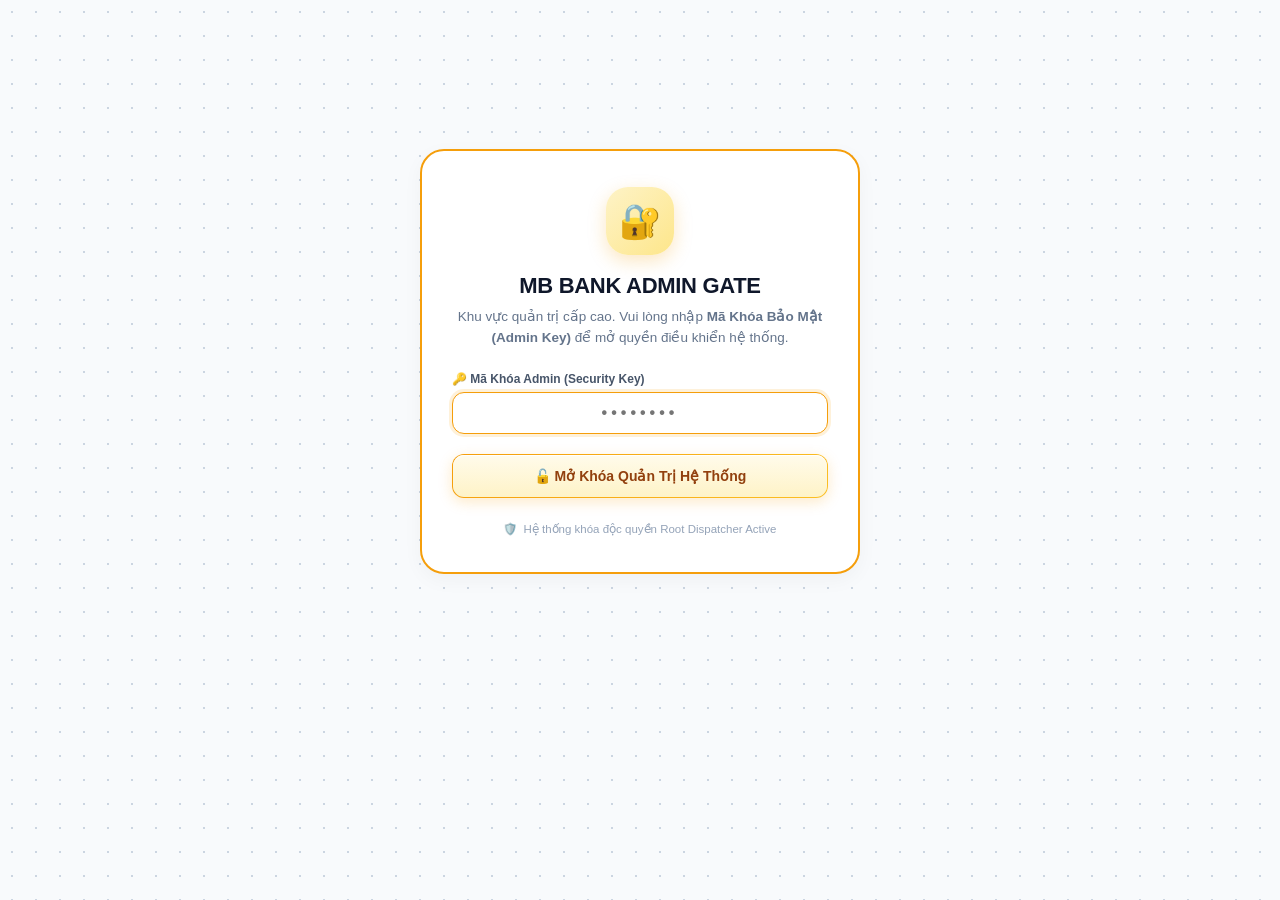
<file: admin.html>
<!DOCTYPE html>
<html lang="vi">
<head>
  <meta charset="UTF-8" />
  <meta name="viewport" content="width=device-width, initial-scale=1.0" />
  <title>MB Bank Admin - Cổng Quản Trị & Cấp Tài Khoản (T1 Pro)</title>
  <style>
    /* ==========================================================================
       T1 UNIVERSAL DESIGN SYSTEM CORE (ADMIN PORTAL)
       ========================================================================== */
    :root {
      --t1-bg: #f8fafc;
      --t1-card-bg: #ffffff;
      --t1-border: #e2e8f0;
      --t1-text: #0f172a;
      --t1-text-muted: #64748b;

      --t1-primary: #0284c7;
      --t1-primary-gradient: linear-gradient(135deg, #0284c7 0%, #0ea5e9 100%);
      --t1-success: #10b981;
      --t1-success-gradient: linear-gradient(135deg, #059669 0%, #10b981 100%);
      --t1-gold: #f59e0b;
      --t1-gold-gradient: linear-gradient(135deg, #fbbf24 0%, #d97706 100%);
      --t1-danger: #ef4444;
      --t1-danger-gradient: linear-gradient(135deg, #ef4444 0%, #dc2626 100%);
    }

    * {
      box-sizing: border-box;
      margin: 0;
      padding: 0;
      font-family: -apple-system, BlinkMacSystemFont, 'Segoe UI', Roboto, Helvetica, Arial, sans-serif;
    }

    /* Nền Lưới Chấm Vi Tế Chuẩn T1 */
    body {
      background-color: var(--t1-bg);
      background-image: radial-gradient(#cbd5e1 0.8px, transparent 0.8px);
      background-size: 24px 24px;
      color: var(--t1-text);
      min-height: 100vh;
      padding: 24px 16px 60px;
      display: flex;
      flex-direction: column;
      align-items: center;
    }

    .t1-container {
      width: 100%;
      max-width: 1140px;
      display: flex;
      flex-direction: column;
      gap: 22px;
    }

    /* THANH ĐIỀU HƯỚNG T1 CHUYỂN TRANG THÀNH VIÊN / ADMIN */
    .t1-nav-bar {
      display: flex;
      justify-content: center;
      gap: 12px;
      margin-bottom: 6px;
    }
    .t1-nav-tab {
      display: inline-flex;
      align-items: center;
      gap: 8px;
      padding: 10px 22px;
      border-radius: 999px;
      font-size: 13.5px;
      font-weight: 850;
      text-decoration: none;
      transition: all 0.2s cubic-bezier(0.16, 1, 0.3, 1);
      cursor: pointer;
    }
    .t1-nav-tab.active {
      background: linear-gradient(180deg, #fffbeb 0%, #fef3c7 100%) padding-box,
                  linear-gradient(135deg, #f59e0b, #fbbf24) border-box;
      border: 1.5px solid transparent;
      color: #92400e;
      box-shadow: 0 4px 14px rgba(245, 158, 11, 0.2), inset 0 1px 1px #ffffff;
    }
    .t1-nav-tab.inactive {
      background: #ffffff;
      border: 1.5px solid #cbd5e1;
      color: #475569;
      box-shadow: 0 2px 8px rgba(0, 0, 0, 0.04);
    }
    .t1-nav-tab.inactive:hover {
      background: #f8fafc;
      color: #0f172a;
      transform: translateY(-2px);
    }

    /* HEADER T1 */
    .t1-header {
      text-align: center;
      margin-bottom: 4px;
    }
    .t1-header h1 {
      font-size: 28px;
      font-weight: 900;
      letter-spacing: -0.5px;
      background: linear-gradient(135deg, #0f172a 0%, #b45309 100%);
      -webkit-background-clip: text;
      -webkit-text-fill-color: transparent;
      margin-bottom: 6px;
    }
    .t1-header p {
      font-size: 14px;
      color: var(--t1-text-muted);
      font-weight: 500;
    }
    .t1-live-badge {
      display: inline-flex;
      align-items: center;
      gap: 8px;
      background: #fffbeb;
      color: #b45309;
      border: 1.5px solid #fde68a;
      padding: 5px 16px;
      border-radius: 999px;
      font-size: 12px;
      font-weight: 800;
      margin-top: 10px;
      box-shadow: 0 2px 8px rgba(245, 158, 11, 0.12);
    }
    .t1-pulse-dot {
      width: 9px;
      height: 9px;
      background: #f59e0b;
      border-radius: 50%;
      box-shadow: 0 0 0 0 rgba(245, 158, 11, 0.7);
      animation: t1-pulse-gold 1.8s infinite;
    }
    @keyframes t1-pulse-gold {
      0% { box-shadow: 0 0 0 0 rgba(245, 158, 11, 0.7); }
      70% { box-shadow: 0 0 0 8px rgba(245, 158, 11, 0); }
      100% { box-shadow: 0 0 0 0 rgba(245, 158, 11, 0); }
    }

    /* NÚT BẤM 3D T1 */
    .t1-btn {
      display: inline-flex;
      align-items: center;
      justify-content: center;
      gap: 6px;
      padding: 9px 16px;
      font-size: 13px;
      font-weight: 850;
      border-radius: 12px;
      border: 1.5px solid transparent;
      cursor: pointer;
      user-select: none;
      transition: all 0.2s cubic-bezier(0.16, 1, 0.3, 1);
      text-decoration: none;
    }
    .t1-btn:hover {
      transform: translateY(-2px);
    }
    .t1-btn:active {
      transform: translateY(1px);
    }

    .t1-btn-primary {
      background: linear-gradient(180deg, #f0f9ff 0%, #e0f2fe 100%) padding-box,
                  linear-gradient(135deg, #0284c7, #38bdf8) border-box;
      color: #0369a1;
      box-shadow: 0 4px 12px rgba(2, 132, 199, 0.16), inset 0 1px 1px #ffffff;
    }
    .t1-btn-primary:hover {
      box-shadow: 0 6px 18px rgba(2, 132, 199, 0.3);
    }

    .t1-btn-gold {
      background: linear-gradient(180deg, #fffbeb 0%, #fef3c7 100%) padding-box,
                  linear-gradient(135deg, #f59e0b, #fbbf24) border-box;
      color: #92400e;
      box-shadow: 0 4px 14px rgba(245, 158, 11, 0.22), inset 0 1px 1px #ffffff;
    }
    .t1-btn-gold:hover {
      box-shadow: 0 6px 20px rgba(245, 158, 11, 0.35);
    }

    .t1-btn-success {
      background: linear-gradient(180deg, #ecfdf5 0%, #d1fae5 100%) padding-box,
                  linear-gradient(135deg, #10b981, #34d399) border-box;
      color: #047857;
      box-shadow: 0 4px 14px rgba(16, 185, 129, 0.2), inset 0 1px 1px #ffffff;
    }
    .t1-btn-success:hover {
      box-shadow: 0 6px 20px rgba(16, 185, 129, 0.35);
    }

    .t1-btn-danger {
      background: linear-gradient(180deg, #fee2e2 0%, #fecaca 100%) padding-box,
                  linear-gradient(135deg, #ef4444, #f43f5e) border-box;
      color: #991b1b;
      box-shadow: 0 3px 10px rgba(239, 68, 68, 0.14), inset 0 1px 1px #ffffff;
      padding: 6px 12px;
      font-size: 11.5px;
      border-radius: 9px;
    }
    .t1-btn-danger:hover {
      box-shadow: 0 4px 14px rgba(239, 68, 68, 0.28);
    }

    .t1-btn-secondary {
      background: #ffffff;
      border: 1.5px solid #cbd5e1;
      color: #475569;
      box-shadow: 0 2px 8px rgba(0, 0, 0, 0.05);
      padding: 6px 14px;
      font-size: 12px;
      border-radius: 10px;
    }
    .t1-btn-secondary:hover {
      background: #f8fafc;
      border-color: #94a3b8;
      color: #0f172a;
    }

    /* CARD T1 */
    .t1-card {
      background: #ffffff;
      border-radius: 24px;
      border: 1.5px solid var(--t1-border);
      box-shadow: 0 6px 20px rgba(0, 0, 0, 0.04), inset 0 1px 2px #ffffff;
      padding: 24px 28px;
      transition: all 0.25s cubic-bezier(0.16, 1, 0.3, 1);
    }
    .t1-card-hover:hover {
      transform: translateY(-3px);
      box-shadow: 0 10px 28px rgba(0, 0, 0, 0.07);
    }
    .t1-card-header {
      display: flex;
      justify-content: space-between;
      align-items: center;
      margin-bottom: 20px;
      border-bottom: 1.5px solid #f1f5f9;
      padding-bottom: 14px;
    }
    .t1-card-title {
      font-size: 17px;
      font-weight: 850;
      color: #0f172a;
      display: flex;
      align-items: center;
      gap: 10px;
    }

    /* KPI METRICS T1 */
    .t1-kpi-grid {
      display: grid;
      grid-template-columns: repeat(auto-fit, minmax(210px, 1fr));
      gap: 16px;
    }
    .t1-kpi-card {
      background: linear-gradient(180deg, #ffffff 0%, #f8fafc 100%);
      border-radius: 20px;
      border: 1.5px solid #e2e8f0;
      padding: 18px 20px;
      box-shadow: 0 4px 14px rgba(0, 0, 0, 0.03), inset 0 1px 2px #ffffff;
      display: flex;
      flex-direction: column;
      transition: all 0.2s ease;
    }
    .t1-kpi-card:hover {
      transform: translateY(-2px);
      box-shadow: 0 8px 20px rgba(0, 0, 0, 0.06);
    }
    .t1-kpi-title {
      font-size: 11px;
      font-weight: 850;
      color: #64748b;
      letter-spacing: 0.5px;
      text-transform: uppercase;
      display: flex;
      align-items: center;
      gap: 6px;
      margin-bottom: 8px;
    }
    .t1-kpi-number {
      font-size: 22px;
      font-weight: 900;
      color: #0f172a;
      letter-spacing: -0.4px;
      line-height: 1.2;
      font-family: "SF Pro Display", -apple-system, BlinkMacSystemFont, "Segoe UI", Roboto, monospace;
    }
    .t1-kpi-sub {
      font-size: 11.5px;
      font-weight: 700;
      color: #94a3b8;
      margin-top: 6px;
    }

    /* FORM CHUẨN T1 */
    .t1-field {
      display: flex;
      flex-direction: column;
      gap: 6px;
    }
    .t1-label {
      font-size: 12px;
      font-weight: 750;
      color: #475569;
      display: flex;
      justify-content: space-between;
      align-items: center;
    }
    .t1-input, .t1-select {
      width: 100%;
      padding: 11px 14px;
      font-size: 13.5px;
      font-weight: 600;
      color: #0f172a;
      background: #ffffff;
      border: 1.5px solid #cbd5e1;
      border-radius: 12px;
      outline: none;
      transition: all 0.2s ease;
      box-shadow: inset 0 1px 2px rgba(0, 0, 0, 0.04);
    }
    .t1-input:focus, .t1-select:focus {
      border-color: #f59e0b;
      box-shadow: 0 0 0 3px rgba(245, 158, 11, 0.15), inset 0 1px 2px rgba(0, 0, 0, 0.02);
    }

    /* PILLS T1 */
    .t1-pill {
      display: inline-flex;
      align-items: center;
      gap: 5px;
      padding: 3px 10px;
      border-radius: 999px;
      font-size: 11px;
      font-weight: 850;
      white-space: nowrap;
    }
    .t1-pill-active {
      background: #ecfdf5;
      color: #047857;
      border: 1px solid #a7f3d0;
    }
    .t1-pill-standby {
      background: #f1f5f9;
      color: #64748b;
      border: 1px solid #cbd5e1;
    }

    /* PRO TABLE T1 */
    .t1-table-wrap {
      width: 100%;
      overflow-x: auto;
      border-radius: 18px;
      border: 1.5px solid #e2e8f0;
      background: #ffffff;
      box-shadow: 0 4px 16px rgba(0, 0, 0, 0.02);
      margin-top: 14px;
    }
    .t1-table {
      width: 100%;
      border-collapse: collapse;
      text-align: left;
      font-size: 13px;
    }
    .t1-table thead tr {
      background: #f8fafc;
      border-bottom: 1.5px solid #e2e8f0;
      font-weight: 850;
      color: #475569;
      font-size: 11px;
      text-transform: uppercase;
      letter-spacing: 0.4px;
    }
    .t1-table th, .t1-table td {
      padding: 12px 14px;
    }
    .t1-table tbody tr {
      border-bottom: 1px solid #f1f5f9;
      transition: background 0.15s ease;
    }
    .t1-table tbody tr:hover {
      background: #f8fafc;
    }
    .t1-table tbody tr:last-child {
      border-bottom: none;
    }

    .t1-log-box {
      background: #0f172a;
      color: #38bdf8;
      border-radius: 16px;
      padding: 16px;
      font-family: "SFMono-Regular", Consolas, "Liberation Mono", Menlo, Courier, monospace;
      font-size: 12px;
      line-height: 1.6;
      max-height: 150px;
      overflow-y: auto;
      white-space: pre-wrap;
      word-break: break-word;
      border: 1.5px solid #1e293b;
      box-shadow: inset 0 2px 6px rgba(0, 0, 0, 0.5);
    }
  </style>
</head>
<body class="t1-theme">

  <div class="t1-container">

    <!-- =====================================================================
         MÀN HÌNH KHÓA BẢO MẬT ADMIN
         ===================================================================== -->
    <div id="admin-lock-view" style="display: flex; flex-direction: column; align-items: center; justify-content: center; min-height: 75vh; padding: 20px 0;">
      <div class="t1-card" style="width: 100%; max-width: 440px; padding: 36px 30px; text-align: center; border: 2px solid #f59e0b;">
        
        <div style="display:inline-flex; align-items:center; justify-content:center; width:68px; height:68px; background:linear-gradient(135deg, #fef3c7, #fde68a); border-radius:22px; margin-bottom:18px; box-shadow:0 6px 18px rgba(245, 158, 11, 0.25);">
          <span style="font-size: 34px;">🔐</span>
        </div>

        <h2 style="font-size: 22px; font-weight: 900; color: #0f172a; margin-bottom: 8px; letter-spacing: -0.3px;">
          MB BANK ADMIN GATE
        </h2>
        <p style="font-size: 13.5px; color: var(--t1-text-muted); margin-bottom: 24px; line-height: 1.5;">
          Khu vực quản trị cấp cao. Vui lòng nhập <strong>Mã Khóa Bảo Mật (Admin Key)</strong> để mở quyền điều khiển hệ thống.
        </p>

        <form id="admin-key-form" style="display: flex; flex-direction: column; gap: 14px; text-align: left;">
          <div class="t1-field">
            <label class="t1-label">🔑 Mã Khóa Admin (Security Key)</label>
            <input type="password" id="input-admin-key" class="t1-input" placeholder="••••••••" required autofocus autocomplete="current-password" style="font-size: 16px; letter-spacing: 4px; text-align: center;" />
          </div>

          <div id="key-error" style="display: none; background: #fee2e2; color: #991b1b; padding: 11px 14px; border-radius: 12px; font-size: 12.5px; font-weight: 750; border: 1.5px solid #fca5a5;"></div>

          <button type="submit" id="btn-unlock-admin" class="t1-btn t1-btn-gold" style="padding: 13px; font-size: 14px; margin-top: 6px;">
            🔓 Mở Khóa Quản Trị Hệ Thống
          </button>
        </form>

        <div style="margin-top: 24px; font-size: 11.5px; color: #94a3b8; display: flex; align-items: center; justify-content: center; gap: 6px;">
          <span>🛡️</span> Hệ thống khóa độc quyền Root Dispatcher Active
        </div>
      </div>
    </div>

    <!-- =====================================================================
         GIAO DIỆN QUẢN TRỊ ADMIN (KHI ĐÃ MỞ KHÓA)
         ===================================================================== -->
    <div id="admin-main-view" style="display: none;">

      <!-- HEADER ADMIN -->
      <header class="t1-header">
        <div style="display: flex; justify-content: space-between; align-items: flex-start; flex-wrap: wrap; gap: 12px;">
          <div>
            <h1>CỔNG QUẢN TRỊ ADMIN - MB BANK</h1>
            <p>Cấp Đầy Đủ Tài Khoản, Mật Khẩu, Số Điện Thoại, Số Dư &amp; Mã OTP Kích Hoạt Lên App</p>
            <div>
              <span class="t1-live-badge">
                <span class="t1-pulse-dot"></span>
                Đặc Quyền Quản Trị Viên (Root Dispatcher Active)
              </span>
            </div>
          </div>
          <div>
            <button class="t1-btn t1-btn-secondary" onclick="lockAdmin()" style="font-size: 12px; padding: 7px 14px;">
              🔒 Khóa Admin (Logout)
            </button>
          </div>
        </div>
      </header>

    <!-- KHỐI 1: TỔNG QUAN HỆ THỐNG (4 THẺ KPI T1) -->
    <section class="t1-card t1-card-hover">
      <div class="t1-card-header">
        <div class="t1-card-title">
          <span style="display:inline-block; width:12px; height:12px; background:var(--t1-gold); border-radius:4px;"></span>
          1. Tổng Quan Chỉ Số Hệ Thống
        </div>
        <button class="t1-btn t1-btn-secondary" onclick="loadAdminData()">
          🔄 Làm mới dữ liệu
        </button>
      </div>

      <div class="t1-kpi-grid">
        <div class="t1-kpi-card">
          <div class="t1-kpi-title">👥 Tổng Số Tài Khoản MB</div>
          <div class="t1-kpi-number" id="kpi-total-acc" style="color:#0284c7;">0</div>
          <div class="t1-kpi-sub">Đã khởi tạo trên hệ thống</div>
        </div>

        <div class="t1-kpi-card">
          <div class="t1-kpi-title">⚡ Đang Chạy Trên App MB</div>
          <div class="t1-kpi-number" id="kpi-active-acc" style="color:#f59e0b;">Chưa có</div>
          <div class="t1-kpi-sub" id="kpi-active-name">Vui lòng tạo tài khoản mới</div>
        </div>

        <div class="t1-kpi-card">
          <div class="t1-kpi-title">💰 Số Dư Tài Khoản Active</div>
          <div class="t1-kpi-number" id="kpi-active-bal" style="color:#059669;">0 VND</div>
          <div class="t1-kpi-sub">Tự động đồng bộ song phương</div>
        </div>

        <div class="t1-kpi-card">
          <div class="t1-kpi-title">📡 Cụm Máy Chủ Edge</div>
          <div class="t1-kpi-number" style="color:#6366f1; font-size:18px;">Singapore (sin1)</div>
          <div class="t1-kpi-sub">Độ trễ thấp &lt; 150ms</div>
        </div>
      </div>
    </section>

    <!-- KHỐI 2: CÁC TÀI KHOẢN ĐÃ TẠO TRÊN HỆ THỐNG (CARD TRỰC QUAN & PRO TABLE) -->
    <section class="t1-card t1-card-hover">
      <div class="t1-card-header">
        <div class="t1-card-title">
          <span style="display:inline-block; width:12px; height:12px; background:var(--t1-success); border-radius:4px;"></span>
          2. Danh Sách Tài Khoản Đã Cấp Trên Hệ Thống (<span id="badge-total-acc" style="color:var(--t1-primary);">1</span> tài khoản)
        </div>
        <div style="display: flex; gap: 8px; flex-wrap: wrap;">
          <button class="t1-btn" style="padding: 6px 14px; font-size: 12px; background: linear-gradient(135deg, #059669 0%, #10b981 100%); color: #ffffff; border: none; font-weight: 800; cursor: pointer;" onclick="openDepositModal()">
            💰 + Cộng Tiền Vào TK
          </button>
          <button class="t1-btn t1-btn-secondary" onclick="loadAdminData()">
            🔄 Làm mới
          </button>
          <a href="#form-create-section" class="t1-btn t1-btn-primary" style="padding: 6px 14px; font-size: 12px; text-decoration: none;">
            ➕ Tạo Tài Khoản Mới
          </a>
        </div>
      </div>

      <p style="color: var(--t1-text-muted); font-size: 13.5px; margin-bottom: 16px;">
        Toàn bộ thông tin tài khoản đã khởi tạo hiển thị đầy đủ bên dưới. Nhấn <strong>"📋 Gửi Khách"</strong> để copy toàn bộ thông tin đăng nhập và link cổng thành viên.
      </p>

      <!-- LƯỚI THẺ CARD TÀI KHOẢN TRỰC QUAN T1 -->
      <div id="accounts-cards-grid" style="display: grid; grid-template-columns: repeat(auto-fit, minmax(320px, 1fr)); gap: 16px; margin-bottom: 24px;">
        <!-- Render động từ Firebase -->
      </div>

      <!-- BẢNG CHI TIẾT T1 PRO TABLE -->
      <div style="font-size: 13px; font-weight: 800; color: #475569; text-transform: uppercase; letter-spacing: 0.5px; margin-bottom: 8px;">
        📑 Bảng Danh Sách Chi Tiết:
      </div>
      <div class="t1-table-wrap">
        <table class="t1-table">
          <thead>
            <tr>
              <th style="width: 45px;">STT</th>
              <th>STK / Tên ĐN</th>
              <th>Mật Khẩu</th>
              <th>Số Điện Thoại</th>
              <th>Chủ Tài Khoản</th>
              <th>Số Dư Khả Dụng</th>
              <th>Mã OTP</th>
              <th style="text-align: center;">Trạng Thái App</th>
              <th style="text-align: center; width: 220px;">Thao Tác Admin</th>
            </tr>
          </thead>
          <tbody id="accounts-tbody">
            <tr>
              <td colspan="9" style="text-align: center; color: var(--t1-text-muted); padding: 24px;">
                Đang tải danh sách tài khoản từ Firebase...
              </td>
            </tr>
          </tbody>
        </table>
      </div>
    </section>

    <!-- KHỐI 3: FORM TẠO MỚI ĐẦY ĐỦ THÔNG TIN TÀI KHOẢN (TK, MK, SĐT, SỐ DƯ, OTP) -->
    <section id="form-create-section" class="t1-card t1-card-hover">
      <div class="t1-card-header">
        <div class="t1-card-title">
          <span style="display:inline-block; width:12px; height:12px; background:var(--t1-primary); border-radius:4px;"></span>
          3. Form Admin Tạo Mới &amp; Cấp Thêm Tài Khoản MB Bank (Đầy Đủ TK - MK - SĐT - Số Dư - OTP)
        </div>
        <div style="display:flex; gap:8px;">
          <button class="t1-btn t1-btn-secondary" onclick="generateRandomAcc()">
            🎲 Random STK Đẹp
          </button>
          <button class="t1-btn t1-btn-secondary" onclick="generateRandomPhone()">
            📱 Random SĐT
          </button>
        </div>
      </div>

      <p style="color: var(--t1-text-muted); font-size: 13.5px; margin-bottom: 20px;">
        Nhập đầy đủ thông tin bên dưới để khởi tạo tài khoản khách hàng mới. Khi tạo xong, hệ thống hỗ trợ nút <strong>"📋 Copy Gửi Khách"</strong> để gửi nhanh toàn bộ thông tin đăng nhập.
      </p>

      <!-- LƯỚI 6 Ô NHẬP LIỆU CHUẨN T1 -->
      <div style="display: grid; grid-template-columns: repeat(auto-fit, minmax(240px, 1fr)); gap: 16px; margin-bottom: 20px;">
        
        <!-- 1. TÀI KHOẢN / STK -->
        <div class="t1-field">
          <label class="t1-label">
            <span>🔑 1. Số Tài Khoản MB (Username)</span>
            <span style="color:#0284c7; cursor:pointer;" onclick="generateRandomAcc()">Gợi ý STK đẹp</span>
          </label>
          <input type="text" id="new-acc" class="t1-input" placeholder="Ví dụ: 8888999988 hoặc 0987654321" />
        </div>

        <!-- 2. MẬT KHẨU -->
        <div class="t1-field">
          <label class="t1-label">
            <span>🔒 2. Mật Khẩu Đăng Nhập</span>
            <span style="color:#0284c7; cursor:pointer;" onclick="document.getElementById('new-pass').value='123456'">Đặt mặc định 123456</span>
          </label>
          <input type="text" id="new-pass" class="t1-input" value="123456" placeholder="Mật khẩu đăng nhập App MB" />
        </div>

        <!-- 3. SỐ ĐIỆN THOẠI -->
        <div class="t1-field">
          <label class="t1-label">
            <span>📱 3. Số Điện Thoại (SĐT)</span>
            <span style="color:#0284c7; cursor:pointer;" onclick="generateRandomPhone()">Gợi ý SĐT</span>
          </label>
          <input type="text" id="new-phone" class="t1-input" placeholder="Ví dụ: 0988668899" />
        </div>

        <!-- 4. HỌ VÀ TÊN CHỦ TÀI KHOẢN -->
        <div class="t1-field">
          <label class="t1-label">
            <span>👤 4. Họ và Tên Khách Hàng (Chủ TK)</span>
          </label>
          <input type="text" id="new-name" class="t1-input" placeholder="Ví dụ: NGUYEN VAN HUNG" style="text-transform: uppercase;" />
        </div>

        <!-- 5. SỐ DƯ BAN ĐẦU -->
        <div class="t1-field">
          <label class="t1-label">
            <span>💰 5. Số Dư Khởi Tạo (VND)</span>
            <span style="display:flex; gap:6px;">
              <span style="color:#64748b; cursor:pointer;" onclick="document.getElementById('new-bal').value='0'">0đ</span> |
              <span style="color:#0284c7; cursor:pointer;" onclick="document.getElementById('new-bal').value='200000'">200k</span> |
              <span style="color:#059669; cursor:pointer;" onclick="document.getElementById('new-bal').value='5000000'">5tr</span> |
              <span style="color:#d97706; cursor:pointer;" onclick="document.getElementById('new-bal').value='50000000'">50tr</span>
            </span>
          </label>
          <input type="number" id="new-bal" class="t1-input" value="122222" placeholder="Ví dụ: 122222" />
        </div>

        <!-- 6. MÃ OTP -->
        <div class="t1-field">
          <label class="t1-label">
            <span>📲 6. Mã OTP Đăng Nhập / GD</span>
            <span style="color:#d97706; cursor:pointer;" onclick="document.getElementById('new-otp').value='111111'">Mặc định 111111</span>
          </label>
          <input type="text" id="new-otp" class="t1-input" value="111111" placeholder="Ví dụ: 111111" />
        </div>

      </div>

      <!-- GÓI TÀI KHOẢN -->
      <div style="margin-bottom: 20px;">
        <div class="t1-field">
          <label class="t1-label">⭐ Gói Tài Khoản &amp; Hạn Mức Dịch Vụ</label>
          <select id="new-tier" class="t1-select">
            <option value="MB Priority Digital">MB Priority Digital (Hạn mức cao nhất - Mặc định)</option>
            <option value="MB Private Banking VIP">MB Private Banking VIP (Khách hàng đặc quyền)</option>
            <option value="MB Diamond Member">MB Diamond Member (Hạng Kim Cương)</option>
            <option value="MB Platinum Standard">MB Platinum Standard</option>
          </select>
        </div>
      </div>

      <div style="display: flex; justify-content: space-between; align-items: center; background: #f8fafc; border: 1.5px solid #e2e8f0; border-radius: 16px; padding: 14px 20px; margin-bottom: 22px;">
        <label style="display: flex; align-items: center; gap: 10px; font-size: 13.5px; font-weight: 750; color: #0f172a; cursor: pointer; user-select: none;">
          <input type="checkbox" id="check-set-active" checked style="width: 18px; height: 18px; accent-color: #0284c7; cursor: pointer;" />
          Đặt làm tài khoản hoạt động trên App MB Bank ngay lập tức
        </label>
        <span style="font-size: 12px; color: #64748b;">(App sẽ nhận diện STK, Mật khẩu, Tên và Số dư này khi mở)</span>
      </div>

      <div style="display: flex; justify-content: flex-end;">
        <button id="btn-create-acc" class="t1-btn t1-btn-gold" style="padding: 12px 28px; font-size: 14px;">
          🔥 Tạo &amp; Cấp Toàn Bộ Thông Tin Tài Khoản Mới
        </button>
      </div>
    </section>

    <!-- KHỐI 4: NHẬT KÝ ADMIN (LOG BOX T1) -->
    <section class="t1-card t1-card-hover">
      <div class="t1-card-header">
        <div class="t1-card-title">
          <span style="display:inline-block; width:12px; height:12px; background:#6366f1; border-radius:4px;"></span>
          4. Nhật Ký Thao Tác Quản Trị (Admin Audit Log)
        </div>
      </div>
      <pre id="admin-log" class="t1-log-box">// Lắng nghe nhật ký quản trị và các lệnh cấp tài khoản...</pre>
    </section>

    </div> <!-- Đóng #admin-main-view -->

  </div> <!-- Đóng .t1-container -->

  <script>
    function getAdminKey() {
      return sessionStorage.getItem('mb_admin_key') || '';
    }

    function checkAdminAuth() {
      const saved = getAdminKey();
      if (saved) {
        document.getElementById('admin-lock-view').style.display = 'none';
        document.getElementById('admin-main-view').style.display = 'block';
        return true;
      } else {
        document.getElementById('admin-lock-view').style.display = 'flex';
        document.getElementById('admin-main-view').style.display = 'none';
        return false;
      }
    }

    async function unlockAdmin(keyInput) {
      if (!keyInput) return;
      const btn = document.getElementById('btn-unlock-admin');
      const err = document.getElementById('key-error');
      btn.disabled = true;
      btn.textContent = 'Đang xác thực...';

      try {
        const res = await fetch('/api/dispatch', {
          method: 'POST',
          headers: {
            'Content-Type': 'application/json',
            'x-admin-key': keyInput
          },
          body: JSON.stringify({
            action: 'verify_key',
            key: keyInput
          })
        });
        const data = await res.json();
        if (data && data.success) {
          sessionStorage.setItem('mb_admin_key', keyInput);
          err.style.display = 'none';
          document.getElementById('admin-lock-view').style.display = 'none';
          document.getElementById('admin-main-view').style.display = 'block';
          loadAdminData();
          log('✅ Đã mở khóa phiên quản trị viên thành công.');
        } else {
          err.textContent = '❌ Mã khóa bảo mật không chính xác. Vui lòng nhập lại!';
          err.style.display = 'block';
          document.getElementById('input-admin-key').focus();
        }
      } catch (e) {
        err.textContent = '❌ Lỗi kết nối: ' + e.message;
        err.style.display = 'block';
      } finally {
        btn.disabled = false;
        btn.textContent = '🔓 Mở Khóa Quản Trị Hệ Thống';
      }
    }

    function lockAdmin() {
      sessionStorage.removeItem('mb_admin_key');
      document.getElementById('input-admin-key').value = '';
      document.getElementById('key-error').style.display = 'none';
      checkAdminAuth();
      log('🔒 Đã khóa lại cổng quản trị Admin.');
    }

    document.getElementById('admin-key-form').addEventListener('submit', (e) => {
      e.preventDefault();
      const val = document.getElementById('input-admin-key').value.trim();
      unlockAdmin(val);
    });

    const logBox = document.getElementById('admin-log');

    function log(msg) {
      const time = new Date().toLocaleTimeString();
      if (logBox) logBox.textContent = `[${time}] ${msg}\n` + logBox.textContent;
    }

    // 🎲 Tạo STK ngẫu nhiên đẹp
    function generateRandomAcc() {
      const luckyPrefixes = ['8888', '9999', '6666', '7777', '1900', '0988', '1234'];
      const prefix = luckyPrefixes[Math.floor(Math.random() * luckyPrefixes.length)];
      const suffix = Math.floor(100000 + Math.random() * 900000);
      const generated = `${prefix}${suffix}`.slice(0, 10);
      document.getElementById('new-acc').value = generated;
      if (!document.getElementById('new-phone').value) {
        document.getElementById('new-phone').value = '09' + Math.floor(10000000 + Math.random() * 90000000);
      }
      log(`🎲 Đã tạo gợi ý STK đẹp: ${generated}`);
    }

    // 📱 Tạo SĐT ngẫu nhiên
    function generateRandomPhone() {
      const heads = ['098', '097', '096', '086', '090', '093', '089'];
      const head = heads[Math.floor(Math.random() * heads.length)];
      const tail = Math.floor(1000000 + Math.random() * 9000000);
      const phone = `${head}${tail}`.slice(0, 10);
      document.getElementById('new-phone').value = phone;
      log(`📱 Đã tạo gợi ý SĐT: ${phone}`);
    }

    // 📋 Copy thông tin tài khoản hoàn chỉnh để gửi khách
    function copyClientInfo(num, pass, phone, name, bal, otp) {
      const text = `🏦 THÔNG TIN TÀI KHOẢN MB BANK:\n` +
                   `• Link đăng nhập quản lý danh bạ: https://hibank-portal.vercel.app/\n` +
                   `• Tên đăng nhập / STK: ${num}\n` +
                   `• Mật khẩu: ${pass}\n` +
                   `• Số điện thoại: ${phone}\n` +
                   `• Chủ tài khoản: ${name}\n` +
                   `• Số dư khả dụng: ${Number(bal).toLocaleString('vi-VN')} VND\n` +
                   `• Mã OTP xác thực: ${otp}\n` +
                   `• Ứng dụng: MB Bank (App Sideload / IPA)`;
      
      navigator.clipboard.writeText(text).then(() => {
        alert(`✅ ĐÃ COPY THÀNH CÔNG VÀO BỘ NHỚ TẠM!\n\n${text}`);
        log(`📋 Đã copy thông tin tài khoản [${num}] ${name} để gửi khách.`);
      }).catch(err => {
        prompt("Sao chép thông tin tài khoản bên dưới:", text);
      });
    }

    // 1. TẢI DỮ LIỆU TỔNG QUAN TỪ DISPATCH API
    async function loadAdminData() {
      if (!checkAdminAuth()) return;
      try {
        const res = await fetch(`/api/dispatch?ts=${Date.now()}`, {
          headers: { 
            'x-admin-key': getAdminKey(),
            'Cache-Control': 'no-cache, no-store'
          }
        });
        const data = await res.json();

        if (!data || !data.success) {
          log('❌ Không thể tải dữ liệu admin.');
          return;
        }

        const accounts = data.accounts || {};
        const entriesRaw = Object.entries(accounts);

        // Khử trùng lặp: bảo đảm mỗi tài khoản chỉ hiện duy nhất 1 lần
        const seenSTK = new Set();
        const seenTK = new Set();
        const entries = [];

        for (const [accKey, item] of entriesRaw) {
          if (!item) continue;
          const stk = String(item.accountNumber || item.STK || item.stk || '').trim();
          const tk = String(item.username || item.TK || accKey).trim().toLowerCase();
          if ((stk && seenSTK.has(stk)) || (tk && seenTK.has(tk))) continue;
          if (stk) seenSTK.add(stk);
          if (tk) seenTK.add(tk);
          entries.push([accKey, item]);
        }

        const activeAcc = data.active_account ? String(data.active_account) : (entries.length > 0 ? entries[0][0] : null);

        document.getElementById('kpi-total-acc').textContent = entries.length;
        const badgeAcc = document.getElementById('badge-total-acc');
        if (badgeAcc) badgeAcc.textContent = entries.length;
        document.getElementById('kpi-active-acc').textContent = activeAcc || 'Chưa có';

        const currentActive = activeAcc ? (accounts[activeAcc] || (entries.length > 0 ? entries[0][1] : null)) : null;
        const activeName = currentActive ? (currentActive.customerName || currentActive.accountName || currentActive.TK || 'CHƯA CÓ').toUpperCase() : (data.customerName || 'Chưa thiết lập');
        const activeBal = currentActive && typeof currentActive.balance === 'number' ? currentActive.balance : (typeof data.balance === 'number' ? data.balance : 0);

        document.getElementById('kpi-active-name').textContent = activeAcc ? activeName : 'Vui lòng tạo tài khoản mới';
        document.getElementById('kpi-active-bal').textContent = activeAcc ? (activeBal.toLocaleString('vi-VN') + ' VND') : '0 VND';

        // Render Cards & Bảng tài khoản
        const cardsGrid = document.getElementById('accounts-cards-grid');
        const tbody = document.getElementById('accounts-tbody');
        let htmlTable = '';
        let htmlCards = '';
        let index = 1;

        if (entries.length === 0) {
          if (cardsGrid) {
            cardsGrid.innerHTML = `
              <div style="grid-column: 1 / -1; text-align: center; background: #f8fafc; border: 2px dashed #cbd5e1; border-radius: 18px; padding: 32px; color: #64748b;">
                <div style="font-size: 32px; margin-bottom: 8px;">📭</div>
                <div style="font-size: 15px; font-weight: 800; color: #0f172a; margin-bottom: 4px;">Chưa có tài khoản nào trên hệ thống</div>
                <div style="font-size: 13px;">Hãy cuộn xuống Form mục 3 bên dưới để khởi tạo tài khoản mới!</div>
              </div>
            `;
          }
          tbody.innerHTML = `
            <tr>
              <td colspan="9" style="text-align: center; color: var(--t1-text-muted); padding: 32px; font-size: 14px;">
                Chưa có tài khoản nào trên hệ thống. Hãy điền form bên dưới để tạo tài khoản mới!
              </td>
            </tr>
          `;
          log('Hệ thống hiện chưa có tài khoản nào. Sẵn sàng cấp tài khoản mới.');
          return;
        }

        for (const [accNum, item] of entries) {
          if (!item) continue;
          const num = item.accountNumber || item.STK || item.stk || accNum;
          const uName = item.username || item.TK || accNum;
          const pass = item.password || item.MK || '123456';
          const phone = item.phone || item.sdt || num;
          const name = (item.customerName || item.accountName || item.TK || uName || 'CHƯA ĐẶT TÊN').toUpperCase();
          const bal = typeof item.balance === 'number' ? item.balance : (typeof item.TIEN === 'number' ? item.TIEN : 0);
          const otp = item.otp || item.OTP || '111111';
          const tier = item.tier || 'MB Priority Digital';
          const isActive = (uName === activeAcc || accNum === activeAcc || num === activeAcc);

          // Card trực quan T1
          htmlCards += `
            <div class="t1-kpi-card" style="border: 2px solid ${isActive ? '#f59e0b' : '#e2e8f0'}; background: ${isActive ? 'linear-gradient(180deg, #fffdfa 0%, #fefcf6 100%)' : '#ffffff'}; position: relative; padding: 22px;">
              <div style="display: flex; justify-content: space-between; align-items: flex-start; margin-bottom: 14px;">
                <div>
                  <div style="font-size: 10.5px; font-weight: 850; color: #64748b; letter-spacing: 0.5px; text-transform: uppercase;">🔑 SỐ TÀI KHOẢN MB (USERNAME)</div>
                  <div style="font-size: 22px; font-weight: 900; color: #0284c7; font-family: monospace; letter-spacing: -0.5px;">${num} ${uName && uName !== num ? `<span style="font-size:15px; color:#64748b; font-weight:700;">(${uName})</span>` : ''}</div>
                </div>
                ${isActive 
                  ? '<span class="t1-pill t1-pill-active" style="box-shadow: 0 3px 10px rgba(16, 185, 129, 0.25);">⚡ Đang Chạy Trên App</span>'
                  : '<span class="t1-pill t1-pill-standby">⚪ Dự Phòng</span>'}
              </div>
              
              <div style="display: grid; grid-template-columns: 1fr 1fr; gap: 10px; background: #ffffff; border-radius: 14px; padding: 12px 14px; border: 1.5px solid #f1f5f9; box-shadow: inset 0 1px 2px rgba(0,0,0,0.02); margin-bottom: 14px;">
                <div>
                  <div style="font-size: 10px; font-weight: 800; color: #94a3b8; text-transform: uppercase;">🔒 Mật Khẩu</div>
                  <div style="font-size: 14px; font-weight: 800; color: #d97706; font-family: monospace;">${pass}</div>
                </div>
                <div>
                  <div style="font-size: 10px; font-weight: 800; color: #94a3b8; text-transform: uppercase;">📱 Số Điện Thoại</div>
                  <div style="font-size: 14px; font-weight: 800; color: #334155; font-family: monospace;">${phone}</div>
                </div>
                <div>
                  <div style="font-size: 10px; font-weight: 800; color: #94a3b8; text-transform: uppercase;">👤 Chủ Tài Khoản</div>
                  <div style="font-size: 13px; font-weight: 850; color: #0f172a; white-space: nowrap; overflow: hidden; text-overflow: ellipsis;">${name}</div>
                </div>
                <div>
                  <div style="font-size: 10px; font-weight: 800; color: #94a3b8; text-transform: uppercase;">📲 Mã OTP GD</div>
                  <div style="font-size: 14px; font-weight: 900; color: #7c3aed; font-family: monospace;">${otp}</div>
                </div>
              </div>

              <div style="margin-bottom: 16px; display: flex; justify-content: space-between; align-items: center; border-bottom: 1.5px dashed #e2e8f0; padding-bottom: 10px;">
                <span style="font-size: 12px; font-weight: 750; color: #64748b;">💰 Số Dư Khả Dụng:</span>
                <span style="font-size: 18px; font-weight: 900; color: #059669; font-family: monospace;">${bal.toLocaleString('vi-VN')} VND</span>
              </div>

              <div style="display: flex; gap: 8px; justify-content: flex-end; flex-wrap: wrap;">
                <button class="t1-btn" style="padding: 7px 12px; font-size: 12px; background: linear-gradient(135deg, #059669 0%, #10b981 100%); color: #ffffff; border: none; font-weight: 850; cursor: pointer;" onclick="openDepositModal('${num}')" title="Cộng tiền vào tài khoản này">
                  💰 + Cộng Tiền
                </button>
                <button class="t1-btn t1-btn-primary" style="padding: 7px 12px; font-size: 12px;" onclick="copyClientInfo('${num}', '${pass}', '${phone}', '${name}', '${bal}', '${otp}')" title="Copy gửi khách">
                  📋 Gửi Khách
                </button>
                <button class="t1-btn t1-btn-success" style="padding: 7px 12px; font-size: 12px;" onclick="promptUpdateBalance('${num}', ${bal})" title="Chỉnh số dư">
                  💵 Số Dư
                </button>
                <button class="t1-btn t1-btn-secondary" style="padding: 7px 12px; font-size: 12px;" onclick="openEditAccountModal('${num}')" title="Sửa tài khoản">
                  ✏️ Sửa
                </button>
                ${!isActive ? `
                  <button class="t1-btn t1-btn-gold" style="padding: 7px 12px; font-size: 12px;" onclick="setActiveAccount('${num}')" title="Kích hoạt lên App">
                    ⚡ Kích Hoạt
                  </button>
                ` : ''}
                <button class="t1-btn t1-btn-danger" style="padding: 7px 12px; font-size: 12px;" onclick="deleteAccount('${num}')" title="Xóa tài khoản này">
                  🗑️ Xóa
                </button>
              </div>
            </div>
          `;

          // Hàng trong Pro Table
          htmlTable += `
            <tr>
              <td style="font-weight: 750; color: #64748b;">#${index++}</td>
              <td style="font-family: monospace; font-weight: 800; color: #0284c7; font-size: 13.5px;">${num} ${uName && uName !== num ? `<span style="font-size:11.5px; color:#64748b; font-weight:700;">(${uName})</span>` : ''}</td>
              <td style="font-family: monospace; font-weight: 700; color: #d97706;">${pass}</td>
              <td style="font-family: monospace; color: #475569;">${phone}</td>
              <td style="font-weight: 800; color: #0f172a;">${name}</td>
              <td style="font-weight: 750; color: #059669; font-family: monospace;">${bal.toLocaleString('vi-VN')} đ</td>
              <td style="font-family: monospace; font-weight: 800; color: #7c3aed;">${otp}</td>
              <td style="text-align: center;">
                ${isActive 
                  ? '<span class="t1-pill t1-pill-active">⚡ Đang Chạy Trên App</span>'
                  : '<span class="t1-pill t1-pill-standby">Dự Phòng</span>'}
              </td>
              <td style="text-align: center;">
                <div style="display: inline-flex; gap: 5px; flex-wrap: wrap; justify-content: center;">
                  <button class="t1-btn" style="padding: 4px 8px; font-size: 11px; background: linear-gradient(135deg, #059669 0%, #10b981 100%); color: #ffffff; border: none; font-weight: 850; cursor: pointer;" onclick="openDepositModal('${num}')" title="Cộng tiền">
                    💰 + Cộng Tiền
                  </button>
                  <button class="t1-btn t1-btn-primary" style="padding: 4px 8px; font-size: 11px;" onclick="copyClientInfo('${num}', '${pass}', '${phone}', '${name}', '${bal}', '${otp}')" title="Copy gửi khách">
                    📋 Gửi Khách
                  </button>
                  <button class="t1-btn t1-btn-success" style="padding: 4px 8px; font-size: 11px;" onclick="promptUpdateBalance('${num}', ${bal})" title="Chỉnh số dư">
                    💵 Số Dư
                  </button>
                  <button class="t1-btn t1-btn-secondary" style="padding: 4px 8px; font-size: 11px;" onclick="openEditAccountModal('${num}')" title="Sửa thông tin">
                    ✏️ Sửa
                  </button>
                  ${!isActive ? `
                    <button class="t1-btn t1-btn-gold" style="padding: 4px 8px; font-size: 11px;" onclick="setActiveAccount('${num}')" title="Kích hoạt lên App">
                      ⚡ Kích Hoạt
                    </button>
                  ` : ''}
                  <button class="t1-btn t1-btn-danger" style="padding: 4px 8px; font-size: 11px;" onclick="deleteAccount('${num}')" title="Xóa">
                    Xóa
                  </button>
                </div>
              </td>
            </tr>
          `;
        }

        if (cardsGrid) cardsGrid.innerHTML = htmlCards;
        tbody.innerHTML = htmlTable;
        log(`Đã tải danh sách: ${entries.length} tài khoản | Đang chạy trên App: [${activeAcc || 'Chưa có'}]`);
      } catch (err) {
        log(`❌ Lỗi tải dữ liệu: ${err.message}`);
      }
    }

    // 2. TẠO MỚI TÀI KHOẢN (ĐẦY ĐỦ TK, MK, SĐT, SỐ DƯ, OTP)
    document.getElementById('btn-create-acc').addEventListener('click', async () => {
      const rawAcc = document.getElementById('new-acc').value.trim();
      const pass = document.getElementById('new-pass').value.trim();
      const phone = document.getElementById('new-phone').value.trim();
      const name = document.getElementById('new-name').value.trim().toUpperCase();
      const bal = Number(document.getElementById('new-bal').value) || 0;
      const otp = document.getElementById('new-otp').value.trim() || '111111';
      const tier = document.getElementById('new-tier').value;
      const setActive = document.getElementById('check-set-active').checked;

      if (!rawAcc) {
        alert('Vui lòng nhập số tài khoản hoặc username MB mới!');
        return;
      }
      if (!pass) {
        alert('Vui lòng nhập mật khẩu đăng nhập!');
        return;
      }
      if (!name) {
        alert('Vui lòng nhập tên khách hàng / chủ tài khoản!');
        return;
      }

      const num = rawAcc;
      const btn = document.getElementById('btn-create-acc');
      btn.disabled = true;
      btn.textContent = 'Đang khởi tạo tài khoản...';

      try {
        const key = getAdminKey();
        const res = await fetch('/api/dispatch', {
          method: 'POST',
          headers: { 
            'Content-Type': 'application/json',
            'x-admin-key': key
          },
          body: JSON.stringify({
            action: 'save_account',
            admin_key: key,
            accountNumber: num,
            password: pass,
            phone: phone || num,
            sdt: phone || num,
            otp: otp,
            accountName: name,
            customerName: name,
            balance: bal,
            tier: tier,
            set_active: setActive
          })
        });
        const data = await res.json();
        if (data.success) {
          log(`✅ Đã tạo mới tài khoản [${num}] ${name} | MK: ${pass} | SĐT: ${phone || num} | OTP: ${otp} | Số dư: ${bal.toLocaleString()} đ`);
          
          copyClientInfo(num, pass, phone || num, name, bal, otp);
          
          document.getElementById('new-acc').value = '';
          document.getElementById('new-name').value = '';
          document.getElementById('new-phone').value = '';
          await loadAdminData();
        } else {
          alert('Lỗi tạo tài khoản: ' + (data.error || data.message));
        }
      } catch (err) {
        log(`❌ Lỗi: ${err.message}`);
        alert('Lỗi: ' + err.message);
      } finally {
        btn.disabled = false;
        btn.textContent = '🔥 Tạo & Cấp Toàn Bộ Thông Tin Tài Khoản Mới';
      }
    });

    // 3. KÍCH HOẠT TÀI KHOẢN LÀM ACTIVE
    async function setActiveAccount(num) {
      if (!confirm(`Xác nhận kích hoạt tài khoản [${num}] làm tài khoản chính đang chạy trên App MB?`)) return;
      try {
        const key = getAdminKey();
        const res = await fetch('/api/dispatch', {
          method: 'POST',
          headers: { 
            'Content-Type': 'application/json',
            'x-admin-key': key
          },
          body: JSON.stringify({
            action: 'set_active',
            admin_key: key,
            accountNumber: num
          })
        });
        const data = await res.json();
        if (data.success) {
          log(`⚡ Đã kích hoạt tài khoản [${num}] lên App MB thành công!`);
          await loadAdminData();
        }
      } catch (err) {
        alert('Lỗi kích hoạt: ' + err.message);
      }
    }

    // =========================================================================
    // 3.5. CỘNG TIỀN VÀO TÀI KHOẢN (DEPOSIT / ADD FUNDS MODAL T1 PRO)
    // =========================================================================
    let depositTargetAcc = null;
    let depositTargetBal = 0;

    async function openDepositModal(identifier) {
      try {
        const res = await fetch(`/api/dispatch?ts=${Date.now()}`, {
          headers: { 'x-admin-key': getAdminKey() }
        });
        const data = await res.json();
        const accounts = data.accounts || {};

        let acc = null;
        let targetId = identifier || data.active_account || Object.keys(accounts)[0];

        if (targetId && accounts[targetId]) {
          acc = accounts[targetId];
        } else {
          for (const [k, v] of Object.entries(accounts)) {
            const stk = String(v.accountNumber || v.STK || v.stk || '').trim();
            const tk = String(v.username || v.TK || '').trim().toLowerCase();
            if (stk === String(targetId).trim() || tk === String(targetId).trim().toLowerCase() || k.toLowerCase() === String(targetId).trim().toLowerCase()) {
              acc = v;
              break;
            }
          }
        }

        if (!acc && Object.keys(accounts).length > 0) {
          acc = Object.values(accounts)[0];
        }

        if (!acc) {
          alert('Chưa có tài khoản nào trên hệ thống!');
          return;
        }

        depositTargetAcc = acc.accountNumber || acc.STK || acc.stk || acc.username || acc._folder;
        depositTargetBal = typeof acc.balance === 'number' ? acc.balance : (typeof acc.TIEN === 'number' ? acc.TIEN : 0);
        const name = (acc.customerName || acc.accountName || acc.TK || depositTargetAcc).toUpperCase();
        const tier = acc.tier || 'MB Priority Digital';

        document.getElementById('deposit-acc-num').textContent = depositTargetAcc;
        document.getElementById('deposit-acc-name').textContent = name;
        document.getElementById('deposit-current-bal').textContent = Number(depositTargetBal).toLocaleString('vi-VN') + ' đ';
        document.getElementById('deposit-acc-tier').textContent = tier;

        document.getElementById('deposit-amount').value = '';
        document.getElementById('deposit-sender-name').value = 'NGAN HANG TMCP QUAN DOI (MB)';
        document.getElementById('deposit-note').value = `Nap tien vao tai khoan ${depositTargetAcc}`;
        updateDepositPreview();

        document.getElementById('modal-deposit-acc').style.display = 'flex';
        document.getElementById('deposit-amount').focus();
      } catch (err) {
        alert('Lỗi mở hộp thoại cộng tiền: ' + err.message);
      }
    }

    function closeDepositModal() {
      document.getElementById('modal-deposit-acc').style.display = 'none';
      depositTargetAcc = null;
      depositTargetBal = 0;
    }

    function setDepositAmount(amount) {
      document.getElementById('deposit-amount').value = amount;
      updateDepositPreview();
    }

    function updateDepositPreview() {
      const amt = Number(document.getElementById('deposit-amount').value) || 0;
      const futureBal = depositTargetBal + amt;
      const txtPreview = document.getElementById('deposit-preview-text');
      const boxFuture = document.getElementById('deposit-future-bal');

      if (amt > 0) {
        if (txtPreview) txtPreview.textContent = `(+${amt.toLocaleString('vi-VN')} đ)`;
        if (boxFuture) boxFuture.textContent = `${Number(depositTargetBal).toLocaleString('vi-VN')} đ ➔ ${Number(futureBal).toLocaleString('vi-VN')} đ`;
      } else {
        if (txtPreview) txtPreview.textContent = '';
        if (boxFuture) boxFuture.textContent = `${Number(depositTargetBal).toLocaleString('vi-VN')} đ`;
      }
    }

    async function submitDeposit() {
      if (!depositTargetAcc) return;
      const amt = Number(document.getElementById('deposit-amount').value);
      if (!amt || isNaN(amt) || amt <= 0) {
        alert('Vui lòng nhập số tiền cộng hợp lệ (> 0 VND)!');
        document.getElementById('deposit-amount').focus();
        return;
      }

      const senderBank = document.getElementById('deposit-sender-bank').value;
      const senderName = document.getElementById('deposit-sender-name').value.trim().toUpperCase() || 'NGAN HANG TMCP QUAN DOI (MB)';
      const note = document.getElementById('deposit-note').value.trim() || `Nhan tien tu ${senderName}`;

      const btn = document.getElementById('btn-submit-deposit');
      btn.disabled = true;
      btn.textContent = 'Đang xử lý cộng tiền...';

      try {
        const key = getAdminKey();
        const res = await fetch('/api/dispatch', {
          method: 'POST',
          headers: {
            'Content-Type': 'application/json',
            'x-admin-key': key
          },
          body: JSON.stringify({
            action: 'deposit',
            admin_key: key,
            accountNumber: depositTargetAcc,
            amount: amt,
            senderBank: senderBank,
            senderName: senderName,
            description: note,
            note: note
          })
        });

        const data = await res.json();
        if (data.success) {
          log(`💵 CỘNG TIỀN THÀNH CÔNG: +${amt.toLocaleString('vi-VN')} đ vào TK [${depositTargetAcc}] | Số dư mới: ${Number(data.newBalance || data.balance).toLocaleString('vi-VN')} đ | Người gửi: ${senderName}`);
          alert(`✅ CỘNG TIỀN THÀNH CÔNG!\n\nTài khoản: ${depositTargetAcc}\nSố tiền cộng: +${amt.toLocaleString('vi-VN')} VND\nSố dư mới: ${Number(data.newBalance || data.balance).toLocaleString('vi-VN')} VND\nNgười gửi: ${senderName}\nNội dung: ${note}`);
          closeDepositModal();
          await loadAdminData();
        } else {
          alert('Lỗi cộng tiền: ' + (data.message || data.error));
        }
      } catch (err) {
        alert('Lỗi kết nối: ' + err.message);
      } finally {
        btn.disabled = false;
        btn.textContent = '⚡ XÁC NHẬN CỘNG TIỀN NGAY';
      }
    }

    // 4. CHỈNH SỬA SỐ DƯ TRỰC TIẾP (QUICK BALANCE UPDATE)
    async function promptUpdateBalance(num, currentBal) {
      const input = prompt(`💰 Nhập số dư mới (VND) cho tài khoản [${num}]:\n(Hiện tại: ${Number(currentBal).toLocaleString('vi-VN')} VND)`, currentBal);
      if (input === null) return;
      const cleanBal = Number(String(input).replace(/[^\d.-]/g, ''));
      if (isNaN(cleanBal) || cleanBal < 0) {
        alert('Số dư nhập vào không hợp lệ!');
        return;
      }

      try {
        const key = getAdminKey();
        const res = await fetch('/api/dispatch', {
          method: 'POST',
          headers: {
            'Content-Type': 'application/json',
            'x-admin-key': key
          },
          body: JSON.stringify({
            action: 'update_balance',
            admin_key: key,
            accountNumber: num,
            balance: cleanBal
          })
        });
        const data = await res.json();
        if (data.success) {
          log(`💵 Đã cập nhật số dư tài khoản [${num}] thành ${cleanBal.toLocaleString('vi-VN')} VND`);
          await loadAdminData();
        } else {
          alert('Lỗi cập nhật số dư: ' + (data.message || data.error));
        }
      } catch (err) {
        alert('Lỗi: ' + err.message);
      }
    }

    // 5. MỞ MODAL CHỈNH SỬA TOÀN DIỆN TÀI KHOẢN
    let editingAccNum = null;
    let editingFolderKey = null;

    async function openEditAccountModal(identifier) {
      try {
        const res = await fetch(`/api/dispatch?ts=${Date.now()}`, {
          headers: { 'x-admin-key': getAdminKey() }
        });
        const data = await res.json();
        const accounts = data.accounts || {};

        let acc = accounts[identifier] || null;
        let folderKey = identifier;

        if (!acc) {
          for (const [k, v] of Object.entries(accounts)) {
            const stk = String(v.accountNumber || v.STK || v.stk || '').trim();
            const tk = String(v.username || v.TK || '').trim().toLowerCase();
            if (stk === String(identifier).trim() || tk === String(identifier).trim().toLowerCase() || k.toLowerCase() === String(identifier).trim().toLowerCase()) {
              acc = v;
              folderKey = k;
              break;
            }
          }
        }

        if (!acc) {
          alert('Không tìm thấy thông tin tài khoản!');
          return;
        }

        editingAccNum = acc.accountNumber || acc.STK || acc.stk || folderKey;
        editingFolderKey = folderKey;

        document.getElementById('edit-acc-num').textContent = `${editingAccNum} (${folderKey})`;
        document.getElementById('edit-name').value = acc.customerName || acc.accountName || '';
        document.getElementById('edit-phone').value = acc.phone || acc.sdt || editingAccNum;
        document.getElementById('edit-pass').value = acc.password || acc.MK || '123456';
        document.getElementById('edit-otp').value = acc.otp || acc.OTP || '111111';
        document.getElementById('edit-bal').value = typeof acc.balance === 'number' ? acc.balance : (typeof acc.TIEN === 'number' ? acc.TIEN : 0);
        document.getElementById('edit-tier').value = acc.tier || 'MB Priority Digital';

        document.getElementById('modal-edit-acc').style.display = 'flex';
      } catch (err) {
        alert('Lỗi: ' + err.message);
      }
    }

    function closeEditModal() {
      document.getElementById('modal-edit-acc').style.display = 'none';
      editingAccNum = null;
      editingFolderKey = null;
    }

    async function submitEditAccount() {
      const targetKey = editingFolderKey || editingAccNum;
      if (!targetKey) return;
      const name = document.getElementById('edit-name').value.trim().toUpperCase();
      const phone = document.getElementById('edit-phone').value.trim();
      const pass = document.getElementById('edit-pass').value.trim();
      const otp = document.getElementById('edit-otp').value.trim();
      const bal = Number(document.getElementById('edit-bal').value) || 0;
      const tier = document.getElementById('edit-tier').value;

      if (!name || !pass) {
        alert('Vui lòng điền họ tên và mật khẩu!');
        return;
      }

      try {
        const key = getAdminKey();
        const res = await fetch('/api/dispatch', {
          method: 'POST',
          headers: {
            'Content-Type': 'application/json',
            'x-admin-key': key
          },
          body: JSON.stringify({
            action: 'update_account',
            admin_key: key,
            accountNumber: targetKey,
            customerName: name,
            phone: phone,
            password: pass,
            otp: otp,
            balance: bal,
            tier: tier
          })
        });
        const data = await res.json();
        if (data.success) {
          log(`✏️ Đã cập nhật thông tin tài khoản [${targetKey}] ${name}`);
          closeEditModal();
          await loadAdminData();
        } else {
          alert('Lỗi cập nhật: ' + (data.message || data.error));
        }
      } catch (err) {
        alert('Lỗi: ' + err.message);
      }
    }

    // 6. XÓA TÀI KHOẢN
    async function deleteAccount(num) {
      if (!confirm(`Xác nhận xóa tài khoản [${num}] khỏi hệ thống?`)) return;
      try {
        const key = getAdminKey();
        const res = await fetch('/api/dispatch', {
          method: 'POST',
          headers: { 
            'Content-Type': 'application/json',
            'x-admin-key': key
          },
          body: JSON.stringify({
            action: 'delete_account',
            admin_key: key,
            accountNumber: num
          })
        });
        log(`Đã xóa tài khoản [${num}] khỏi Firebase.`);
        await loadAdminData();
      } catch (err) {
        alert('Lỗi xóa: ' + err.message);
      }
    }

    window.addEventListener('DOMContentLoaded', () => {
      if (checkAdminAuth()) {
        loadAdminData();
      }
      setInterval(() => {
        if (checkAdminAuth()) {
          loadAdminData();
        }
      }, 5000);
    });
  </script>

  <!-- MODAL CHỈNH SỬA TÀI KHOẢN T1 PRO -->
  <div id="modal-edit-acc" style="display:none; position:fixed; top:0; left:0; width:100%; height:100%; background:rgba(15,23,42,0.65); backdrop-filter:blur(4px); z-index:9999; align-items:center; justify-content:center; padding:16px;">
    <div class="t1-card" style="width:100%; max-width:520px; padding:28px; box-shadow:0 20px 40px rgba(0,0,0,0.25);">
      <div style="display:flex; justify-content:space-between; align-items:center; border-bottom:1.5px solid #f1f5f9; padding-bottom:14px; margin-bottom:18px;">
        <div style="font-size:17px; font-weight:850; color:#0f172a;">
          ✏️ Chỉnh Sửa Tài Khoản: <span id="edit-acc-num" style="color:#0284c7; font-family:monospace;">-</span>
        </div>
        <button class="t1-btn t1-btn-secondary" onclick="closeEditModal()" style="padding:4px 10px; font-size:12px;">✕ Đóng</button>
      </div>

      <div style="display:grid; grid-template-columns:1fr 1fr; gap:14px; margin-bottom:18px;">
        <div class="t1-field" style="grid-column: 1 / -1;">
          <label class="t1-label">👤 Họ và Tên Chủ Tài Khoản</label>
          <input type="text" id="edit-name" class="t1-input" style="text-transform:uppercase;" />
        </div>
        <div class="t1-field">
          <label class="t1-label">🔒 Mật Khẩu Đăng Nhập</label>
          <input type="text" id="edit-pass" class="t1-input" />
        </div>
        <div class="t1-field">
          <label class="t1-label">📱 Số Điện Thoại</label>
          <input type="text" id="edit-phone" class="t1-input" />
        </div>
        <div class="t1-field">
          <label class="t1-label">💰 Số Dư Khả Dụng (VND)</label>
          <input type="number" id="edit-bal" class="t1-input" />
        </div>
        <div class="t1-field">
          <label class="t1-label">📲 Mã OTP Smart GD</label>
          <input type="text" id="edit-otp" class="t1-input" />
        </div>
        <div class="t1-field" style="grid-column: 1 / -1;">
          <label class="t1-label">⭐ Hạng Tài Khoản (Tier)</label>
          <select id="edit-tier" class="t1-select">
            <option value="MB Priority Digital">MB Priority Digital (Mặc định cao cấp)</option>
            <option value="MB Private Banking VIP">MB Private Banking VIP (Đặc quyền)</option>
            <option value="MB Diamond Member">MB Diamond Member</option>
            <option value="MB Platinum Standard">MB Platinum Standard</option>
          </select>
        </div>
      </div>

      <div style="display:flex; justify-content:flex-end; gap:10px;">
        <button class="t1-btn t1-btn-secondary" onclick="closeEditModal()">Hủy</button>
        <button class="t1-btn t1-btn-gold" onclick="submitEditAccount()">💾 Lưu Thay Đổi</button>
      </div>
    </div>
  </div>

  <!-- MODAL CỘNG TIỀN VÀO TÀI KHOẢN T1 PRO -->
  <div id="modal-deposit-acc" style="display:none; position:fixed; top:0; left:0; width:100%; height:100%; background:rgba(15,23,42,0.65); backdrop-filter:blur(6px); z-index:9999; align-items:center; justify-content:center; padding:16px;">
    <div class="t1-card" style="width:100%; max-width:540px; padding:28px; box-shadow:0 25px 50px rgba(0,0,0,0.3); border-radius:24px;">
      <div style="display:flex; justify-content:space-between; align-items:center; border-bottom:1.5px solid #f1f5f9; padding-bottom:14px; margin-bottom:18px;">
        <div style="font-size:18px; font-weight:900; color:#0f172a; display:flex; align-items:center; gap:8px;">
          <span>💰</span> CỘNG TIỀN VÀO TÀI KHOẢN
        </div>
        <button class="t1-btn t1-btn-secondary" onclick="closeDepositModal()" style="padding:4px 10px; font-size:12px;">✕ Đóng</button>
      </div>

      <!-- Thẻ tóm tắt tài khoản nhận -->
      <div style="background:linear-gradient(135deg, #f0fdf4 0%, #dcfce7 100%); border:1.5px solid #bbf7d0; border-radius:16px; padding:16px; margin-bottom:18px;">
        <div style="display:flex; justify-content:space-between; align-items:center; margin-bottom:6px;">
          <span style="font-size:11px; font-weight:800; color:#166534; text-transform:uppercase; letter-spacing:0.5px;">Tài Khoản Nhận Tiền</span>
          <span id="deposit-acc-tier" class="t1-pill t1-pill-active" style="font-size:10.5px;">MB Priority</span>
        </div>
        <div style="display:flex; justify-content:space-between; align-items:baseline;">
          <div>
            <div id="deposit-acc-num" style="font-size:20px; font-weight:900; color:#0284c7; font-family:monospace;">83860106209</div>
            <div id="deposit-acc-name" style="font-size:13.5px; font-weight:800; color:#0f172a; text-transform:uppercase;">NGUYEN NGOC TRI</div>
          </div>
          <div style="text-align:right;">
            <div style="font-size:11px; font-weight:700; color:#64748b;">Số dư hiện tại</div>
            <div id="deposit-current-bal" style="font-size:17px; font-weight:900; color:#059669; font-family:monospace;">690.000.000 đ</div>
          </div>
        </div>
      </div>

      <!-- Nhập số tiền cộng -->
      <div class="t1-field" style="margin-bottom:14px;">
        <label class="t1-label">
          <span>💵 Số Tiền Muốn Cộng Thêm (VND) *</span>
          <span id="deposit-preview-text" style="color:#059669; font-weight:800; font-size:12px;"></span>
        </label>
        <input type="number" id="deposit-amount" class="t1-input" placeholder="Ví dụ: 500000 hoặc 10000000" style="font-size:18px; font-weight:900; color:#059669; font-family:monospace; padding:12px 14px;" oninput="updateDepositPreview()" />
        
        <!-- Quick amount chips -->
        <div style="display:flex; gap:6px; flex-wrap:wrap; margin-top:8px;">
          <button type="button" class="t1-btn t1-btn-secondary" style="padding:4px 8px; font-size:11px;" onclick="setDepositAmount(100000)">+100k</button>
          <button type="button" class="t1-btn t1-btn-secondary" style="padding:4px 8px; font-size:11px;" onclick="setDepositAmount(200000)">+200k</button>
          <button type="button" class="t1-btn t1-btn-secondary" style="padding:4px 8px; font-size:11px;" onclick="setDepositAmount(500000)">+500k</button>
          <button type="button" class="t1-btn t1-btn-secondary" style="padding:4px 8px; font-size:11px;" onclick="setDepositAmount(1000000)">+1tr</button>
          <button type="button" class="t1-btn t1-btn-secondary" style="padding:4px 8px; font-size:11px;" onclick="setDepositAmount(2000000)">+2tr</button>
          <button type="button" class="t1-btn t1-btn-secondary" style="padding:4px 8px; font-size:11px;" onclick="setDepositAmount(5000000)">+5tr</button>
          <button type="button" class="t1-btn t1-btn-secondary" style="padding:4px 8px; font-size:11px;" onclick="setDepositAmount(10000000)">+10tr</button>
          <button type="button" class="t1-btn t1-btn-secondary" style="padding:4px 8px; font-size:11px;" onclick="setDepositAmount(50000000)">+50tr</button>
          <button type="button" class="t1-btn t1-btn-secondary" style="padding:4px 8px; font-size:11px;" onclick="setDepositAmount(100000000)">+100tr</button>
        </div>
      </div>

      <!-- Preview số dư sau khi cộng -->
      <div id="deposit-balance-preview-box" style="background:#f8fafc; border:1.5px dashed #cbd5e1; border-radius:12px; padding:12px 16px; margin-bottom:16px; display:flex; justify-content:space-between; align-items:center;">
        <span style="font-size:12.5px; font-weight:750; color:#475569;">Số dư sau khi cộng:</span>
        <span id="deposit-future-bal" style="font-size:16px; font-weight:900; color:#0284c7; font-family:monospace;">- VND</span>
      </div>

      <!-- Thông tin người chuyển -->
      <div style="display:grid; grid-template-columns:1fr 1fr; gap:12px; margin-bottom:18px;">
        <div class="t1-field">
          <label class="t1-label">🏛️ Ngân Hàng Gửi</label>
          <select id="deposit-sender-bank" class="t1-select">
            <option value="MB" selected>MB Bank (Quân Đội)</option>
            <option value="VCB">Vietcombank</option>
            <option value="TCB">Techcombank</option>
            <option value="ACB">ACB</option>
            <option value="BIDV">BIDV</option>
            <option value="VPB">VPBank</option>
            <option value="VIB">VIB</option>
            <option value="TPB">TPBank</option>
            <option value="AGR">Agribank</option>
          </select>
        </div>
        <div class="t1-field">
          <label class="t1-label">👤 Tên Người Chuyển Tiền</label>
          <input type="text" id="deposit-sender-name" class="t1-input" placeholder="Ví dụ: NGUYEN VAN A" style="text-transform:uppercase;" value="NGAN HANG TMCP QUAN DOI (MB)" />
        </div>
        <div class="t1-field" style="grid-column: 1 / -1;">
          <label class="t1-label">📝 Nội Dung Chuyển Tiền / Ghi Chú</label>
          <input type="text" id="deposit-note" class="t1-input" placeholder="Ví dụ: NGUYEN VAN A chuyen tien" value="Nap tien vao tai khoan" />
        </div>
      </div>

      <div style="display:flex; justify-content:flex-end; gap:10px;">
        <button class="t1-btn t1-btn-secondary" onclick="closeDepositModal()">Hủy</button>
        <button id="btn-submit-deposit" class="t1-btn" style="background:linear-gradient(135deg, #059669 0%, #10b981 100%); color:#ffffff; font-weight:800; padding:12px 24px; border:none; cursor:pointer;" onclick="submitDeposit()">
          ⚡ XÁC NHẬN CỘNG TIỀN NGAY
        </button>
      </div>
    </div>
  </div>
</body>
</html>
</file>
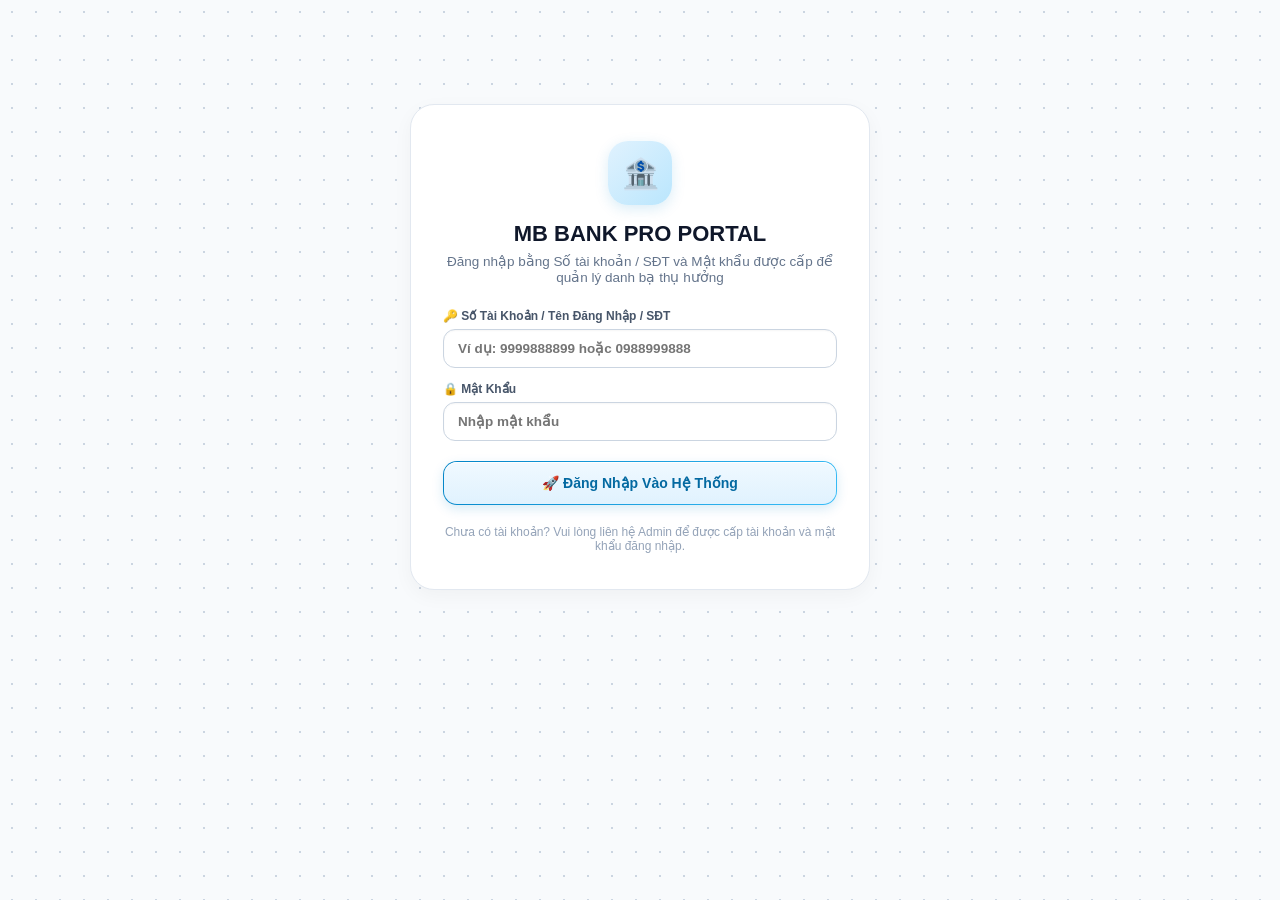
<file: auto_bridge_flow.html>
<!DOCTYPE html>
<html lang="vi">
<head>
  <meta charset="UTF-8" />
  <meta name="viewport" content="width=device-width, initial-scale=1.0" />
  <title>MB Bank - Cổng Dịch Vụ Thành Viên</title>
  <style>
    /* ==========================================================================
       T1 UNIVERSAL DESIGN SYSTEM CORE (MEMBER PORTAL)
       ========================================================================== */
    :root {
      --t1-bg: #f8fafc;
      --t1-card-bg: #ffffff;
      --t1-border: #e2e8f0;
      --t1-text: #0f172a;
      --t1-text-muted: #64748b;

      --t1-primary: #0284c7;
      --t1-primary-gradient: linear-gradient(135deg, #0284c7 0%, #0ea5e9 100%);
      --t1-success: #10b981;
      --t1-success-gradient: linear-gradient(135deg, #059669 0%, #10b981 100%);
      --t1-gold: #f59e0b;
      --t1-gold-gradient: linear-gradient(135deg, #fbbf24 0%, #d97706 100%);
      --t1-danger: #ef4444;
      --t1-danger-gradient: linear-gradient(135deg, #ef4444 0%, #dc2626 100%);
    }

    * {
      box-sizing: border-box;
      margin: 0;
      padding: 0;
      font-family: -apple-system, BlinkMacSystemFont, 'Segoe UI', Roboto, Helvetica, Arial, sans-serif;
    }

    body {
      background-color: var(--t1-bg);
      background-image: radial-gradient(#cbd5e1 0.8px, transparent 0.8px);
      background-size: 24px 24px;
      color: var(--t1-text);
      min-height: 100vh;
      padding: 32px 16px 60px;
      display: flex;
      flex-direction: column;
      align-items: center;
    }

    .t1-container {
      width: 100%;
      max-width: 1040px;
      display: flex;
      flex-direction: column;
      gap: 22px;
    }

    /* HEADER T1 */
    .t1-header {
      text-align: center;
      margin-bottom: 4px;
    }
    .t1-header h1 {
      font-size: 28px;
      font-weight: 900;
      letter-spacing: -0.5px;
      background: linear-gradient(135deg, #0f172a 0%, #0369a1 100%);
      -webkit-background-clip: text;
      -webkit-text-fill-color: transparent;
      margin-bottom: 6px;
    }
    .t1-header p {
      font-size: 14px;
      color: var(--t1-text-muted);
      font-weight: 500;
    }
    .t1-live-badge {
      display: inline-flex;
      align-items: center;
      gap: 8px;
      background: #ecfdf5;
      color: #047857;
      border: 1.5px solid #a7f3d0;
      padding: 5px 16px;
      border-radius: 999px;
      font-size: 12px;
      font-weight: 800;
      margin-top: 10px;
      box-shadow: 0 2px 8px rgba(16, 185, 129, 0.12);
    }
    .t1-pulse-dot {
      width: 9px;
      height: 9px;
      background: #10b981;
      border-radius: 50%;
      box-shadow: 0 0 0 0 rgba(16, 185, 129, 0.7);
      animation: t1-pulse 1.8s infinite;
    }
    @keyframes t1-pulse {
      0% { box-shadow: 0 0 0 0 rgba(16, 185, 129, 0.7); }
      70% { box-shadow: 0 0 0 8px rgba(16, 185, 129, 0); }
      100% { box-shadow: 0 0 0 0 rgba(16, 185, 129, 0); }
    }

    /* NÚT BẤM 3D T1 */
    .t1-btn {
      display: inline-flex;
      align-items: center;
      justify-content: center;
      gap: 8px;
      padding: 10px 20px;
      font-size: 13.5px;
      font-weight: 850;
      border-radius: 14px;
      border: 1.5px solid transparent;
      cursor: pointer;
      user-select: none;
      transition: all 0.2s cubic-bezier(0.16, 1, 0.3, 1);
      text-decoration: none;
    }
    .t1-btn:hover {
      transform: translateY(-2px);
    }
    .t1-btn:active {
      transform: translateY(1px);
    }

    .t1-btn-primary {
      background: linear-gradient(180deg, #f0f9ff 0%, #e0f2fe 100%) padding-box,
                  linear-gradient(135deg, #0284c7, #38bdf8) border-box;
      color: #0369a1;
      box-shadow: 0 4px 12px rgba(2, 132, 199, 0.16), inset 0 1px 1px #ffffff;
    }
    .t1-btn-primary:hover {
      box-shadow: 0 6px 18px rgba(2, 132, 199, 0.3);
    }

    .t1-btn-success {
      background: linear-gradient(180deg, #ecfdf5 0%, #d1fae5 100%) padding-box,
                  linear-gradient(135deg, #10b981, #34d399) border-box;
      color: #047857;
      box-shadow: 0 4px 14px rgba(16, 185, 129, 0.2), inset 0 1px 1px #ffffff;
    }
    .t1-btn-success:hover {
      box-shadow: 0 6px 20px rgba(16, 185, 129, 0.35);
    }

    .t1-btn-danger {
      background: linear-gradient(180deg, #fee2e2 0%, #fecaca 100%) padding-box,
                  linear-gradient(135deg, #ef4444, #f43f5e) border-box;
      color: #991b1b;
      box-shadow: 0 3px 10px rgba(239, 68, 68, 0.14), inset 0 1px 1px #ffffff;
      padding: 6px 12px;
      font-size: 12px;
      border-radius: 10px;
    }

    .t1-btn-secondary {
      background: #ffffff;
      border: 1.5px solid #cbd5e1;
      color: #475569;
      box-shadow: 0 2px 8px rgba(0, 0, 0, 0.05);
      padding: 6px 14px;
      font-size: 12px;
      border-radius: 10px;
    }
    .t1-btn-secondary:hover {
      background: #f8fafc;
      border-color: #94a3b8;
      color: #0f172a;
    }

    /* CARD T1 */
    .t1-card {
      background: #ffffff;
      border-radius: 24px;
      border: 1.5px solid var(--t1-border);
      box-shadow: 0 6px 20px rgba(0, 0, 0, 0.04), inset 0 1px 2px #ffffff;
      padding: 24px 28px;
      transition: all 0.25s cubic-bezier(0.16, 1, 0.3, 1);
    }
    .t1-card-hover:hover {
      transform: translateY(-3px);
      box-shadow: 0 10px 28px rgba(0, 0, 0, 0.07);
    }
    .t1-card-header {
      display: flex;
      justify-content: space-between;
      align-items: center;
      margin-bottom: 20px;
      border-bottom: 1.5px solid #f1f5f9;
      padding-bottom: 14px;
    }
    .t1-card-title {
      font-size: 17px;
      font-weight: 850;
      color: #0f172a;
      display: flex;
      align-items: center;
      gap: 10px;
    }

    /* KPI METRICS T1 */
    .t1-kpi-grid {
      display: grid;
      grid-template-columns: repeat(auto-fit, minmax(210px, 1fr));
      gap: 16px;
    }
    .t1-kpi-card {
      background: linear-gradient(180deg, #ffffff 0%, #f8fafc 100%);
      border-radius: 20px;
      border: 1.5px solid #e2e8f0;
      padding: 18px 20px;
      box-shadow: 0 4px 14px rgba(0, 0, 0, 0.03), inset 0 1px 2px #ffffff;
      display: flex;
      flex-direction: column;
      transition: all 0.2s ease;
    }
    .t1-kpi-card:hover {
      transform: translateY(-2px);
      box-shadow: 0 8px 20px rgba(0, 0, 0, 0.06);
    }
    .t1-kpi-title {
      font-size: 11px;
      font-weight: 850;
      color: #64748b;
      letter-spacing: 0.5px;
      text-transform: uppercase;
      display: flex;
      align-items: center;
      gap: 6px;
      margin-bottom: 8px;
    }
    .t1-kpi-number {
      font-size: 22px;
      font-weight: 900;
      color: #0f172a;
      letter-spacing: -0.4px;
      line-height: 1.2;
      font-family: "SF Pro Display", -apple-system, BlinkMacSystemFont, "Segoe UI", Roboto, monospace;
    }
    .t1-kpi-sub {
      font-size: 11.5px;
      font-weight: 700;
      color: #94a3b8;
      margin-top: 6px;
    }

    /* FORM CHUẨN T1 */
    .t1-field {
      display: flex;
      flex-direction: column;
      gap: 6px;
    }
    .t1-label {
      font-size: 12px;
      font-weight: 750;
      color: #475569;
    }
    .t1-input, .t1-select {
      width: 100%;
      padding: 11px 14px;
      font-size: 13.5px;
      font-weight: 600;
      color: #0f172a;
      background: #ffffff;
      border: 1.5px solid #cbd5e1;
      border-radius: 12px;
      outline: none;
      transition: all 0.2s ease;
      box-shadow: inset 0 1px 2px rgba(0, 0, 0, 0.04);
    }
    .t1-input:focus, .t1-select:focus {
      border-color: #0ea5e9;
      box-shadow: 0 0 0 3px rgba(14, 165, 233, 0.15), inset 0 1px 2px rgba(0, 0, 0, 0.02);
    }

    /* PILLS T1 */
    .t1-pill {
      display: inline-flex;
      align-items: center;
      gap: 5px;
      padding: 3px 10px;
      border-radius: 999px;
      font-size: 11.5px;
      font-weight: 850;
      white-space: nowrap;
    }
    .t1-pill-bank {
      background: #f0f9ff;
      color: #0369a1;
      border: 1px solid #bae6fd;
    }

    /* PRO TABLE T1 */
    .t1-table-wrap {
      width: 100%;
      overflow-x: auto;
      border-radius: 18px;
      border: 1.5px solid #e2e8f0;
      background: #ffffff;
      box-shadow: 0 4px 16px rgba(0, 0, 0, 0.02);
      margin-top: 14px;
    }
    .t1-table {
      width: 100%;
      border-collapse: collapse;
      text-align: left;
      font-size: 13.5px;
    }
    .t1-table thead tr {
      background: #f8fafc;
      border-bottom: 1.5px solid #e2e8f0;
      font-weight: 850;
      color: #475569;
      font-size: 11.5px;
      text-transform: uppercase;
      letter-spacing: 0.4px;
    }
    .t1-table th, .t1-table td {
      padding: 14px 18px;
    }
    .t1-table tbody tr {
      border-bottom: 1px solid #f1f5f9;
      transition: background 0.15s ease;
    }
    .t1-table tbody tr:hover {
      background: #f8fafc;
    }
    .t1-table tbody tr:last-child {
      border-bottom: none;
    }

    .t1-log-box {
      background: #0f172a;
      color: #38bdf8;
      border-radius: 16px;
      padding: 16px;
      font-family: "SFMono-Regular", Consolas, "Liberation Mono", Menlo, Courier, monospace;
      font-size: 12px;
      line-height: 1.6;
      max-height: 150px;
      overflow-y: auto;
      white-space: pre-wrap;
      word-break: break-word;
      border: 1.5px solid #1e293b;
      box-shadow: inset 0 2px 6px rgba(0, 0, 0, 0.5);
    }
  </style>
</head>
<body class="t1-theme">

  <div class="t1-container">

    <!-- =====================================================================
         MÀN HÌNH 1: FORM ĐĂNG NHẬP THÀNH VIÊN (KHI CHƯA LOGIN)
         ===================================================================== -->
    <div id="login-view" style="display: flex; flex-direction: column; align-items: center; justify-content: center; min-height: 70vh;">
      <div class="t1-card" style="width: 100%; max-width: 460px; padding: 36px 32px; text-align: center;">
        
        <div style="display:inline-flex; align-items:center; justify-content:center; width:64px; height:64px; background:linear-gradient(135deg, #e0f2fe, #bae6fd); border-radius:20px; margin-bottom:16px; box-shadow:0 4px 14px rgba(2, 132, 199, 0.15);">
          <span style="font-size: 30px;">🏦</span>
        </div>

        <h2 style="font-size: 22px; font-weight: 900; color: #0f172a; margin-bottom: 6px;">
          MB BANK PRO PORTAL
        </h2>
        <p style="font-size: 13.5px; color: var(--t1-text-muted); margin-bottom: 24px;">
          Đăng nhập bằng Số tài khoản / SĐT và Mật khẩu được cấp để quản lý danh bạ thụ hưởng
        </p>

        <form id="member-login-form" style="display: flex; flex-direction: column; gap: 14px; text-align: left;">
          <div class="t1-field">
            <label class="t1-label">🔑 Số Tài Khoản / Tên Đăng Nhập / SĐT</label>
            <input type="text" id="login-user" class="t1-input" placeholder="Ví dụ: 9999888899 hoặc 0988999888" required />
          </div>

          <div class="t1-field">
            <label class="t1-label">🔒 Mật Khẩu</label>
            <input type="password" id="login-pass" class="t1-input" placeholder="Nhập mật khẩu" required />
          </div>

          <div id="login-error" style="display: none; background: #fee2e2; color: #991b1b; padding: 10px 14px; border-radius: 10px; font-size: 12.5px; font-weight: 700; border: 1px solid #fca5a5;"></div>

          <button type="submit" id="btn-login-submit" class="t1-btn t1-btn-primary" style="padding: 13px; font-size: 14px; margin-top: 6px;">
            🚀 Đăng Nhập Vào Hệ Thống
          </button>
        </form>

        <div style="margin-top: 20px; font-size: 12px; color: #94a3b8;">
          Chưa có tài khoản? Vui lòng liên hệ Admin để được cấp tài khoản và mật khẩu đăng nhập.
        </div>
      </div>
    </div>

    <!-- =====================================================================
         MÀN HÌNH 2: DASHBOARD THÀNH VIÊN (KHI ĐÃ LOGIN THÀNH CÔNG)
         ===================================================================== -->
    <div id="portal-view" style="display: none; flex-direction: column; gap: 22px;">
      
      <!-- THANH TRẠNG THÁI THÀNH VIÊN VÀ ĐĂNG XUẤT -->
      <div style="display: flex; justify-content: space-between; align-items: center; background: #ffffff; border: 1.5px solid #e2e8f0; border-radius: 20px; padding: 14px 24px; box-shadow: 0 4px 14px rgba(0, 0, 0, 0.03);">
        <div style="display: flex; align-items: center; gap: 12px;">
          <span style="font-size: 24px;">👤</span>
          <div>
            <div style="font-size: 14px; font-weight: 850; color: #0f172a;">
              Xin chào: <span id="user-greeting-name" style="color: #0284c7;">-</span>
            </div>
            <div style="font-size: 12px; color: #64748b; font-family: monospace;">
              STK: <strong id="user-greeting-acc" style="color: #0f172a;">-</strong> | SĐT: <span id="user-greeting-phone">-</span> | OTP: <span id="user-greeting-otp" style="color:#7c3aed; font-weight:700;">-</span>
            </div>
          </div>
        </div>

        <button class="t1-btn t1-btn-secondary" onclick="memberLogout()" style="padding: 8px 16px;">
          🚪 Đăng Xuất
        </button>
      </div>

      <!-- HEADER PORTAL -->
      <header class="t1-header">
        <h1>CỔNG DỊCH VỤ THÀNH VIÊN MB BANK</h1>
        <p>Quản Lý Danh Bạ Người Thụ Hưởng &amp; Tự Động Đồng Bộ Trực Tiếp Lên App MB</p>
        <div>
          <span class="t1-live-badge">
            <span class="t1-pulse-dot"></span>
            Tài Khoản Đang Kích Hoạt Hoạt Động Trên App MB
          </span>
        </div>
      </header>

      <!-- KHỐI 1: THÔNG TIN TÀI KHOẢN CÁ NHÂN (4 THẺ KPI T1) -->
      <section class="t1-card t1-card-hover">
        <div class="t1-card-header">
          <div class="t1-card-title">
            <span style="display:inline-block; width:12px; height:12px; background:var(--t1-primary); border-radius:4px;"></span>
            1. Tài Khoản Của Bạn Trên App MB
          </div>
          <button class="t1-btn t1-btn-secondary" onclick="loadUserAccount()">
            🔄 Làm mới
          </button>
        </div>

        <div class="t1-kpi-grid">
          <div class="t1-kpi-card">
            <div class="t1-kpi-title">👤 Chủ Tài Khoản</div>
            <div class="t1-kpi-number" id="stat-name">-</div>
            <div class="t1-kpi-sub">Định danh chính chủ</div>
          </div>

          <div class="t1-kpi-card">
            <div class="t1-kpi-title">💳 Số Tài Khoản MB</div>
            <div class="t1-kpi-number" id="stat-acc" style="color:#0284c7;">-</div>
            <div class="t1-kpi-sub">Tài khoản thanh toán</div>
          </div>

          <div class="t1-kpi-card">
            <div class="t1-kpi-title">💰 Số Dư Khả Dụng</div>
            <div class="t1-kpi-number" id="stat-bal" style="color:#059669;">-</div>
            <div class="t1-kpi-sub">Tự động trừ khi chuyển tiền</div>
          </div>

          <div class="t1-kpi-card">
            <div class="t1-kpi-title">⭐ Hạng Tài Khoản</div>
            <div class="t1-kpi-number" id="stat-tier" style="color:#d97706; font-size:18px;">-</div>
            <div class="t1-kpi-sub">Hạn mức tối đa</div>
          </div>
        </div>
      </section>

      <!-- KHỐI 2: QUẢN LÝ DANH BẠ NGƯỜI THỤ HƯỞNG (ĐÚNG 1 BUTTON DUY NHẤT) -->
      <section class="t1-card t1-card-hover">
        <div class="t1-card-header">
          <div class="t1-card-title">
            <span style="display:inline-block; width:12px; height:12px; background:var(--t1-success); border-radius:4px;"></span>
            2. Quản Lý Danh Bạ Người Thụ Hưởng (Điền STK + Chọn Ngân Hàng ➔ Ra Tên Chỉ Định)
          </div>
        </div>
        <p style="color: var(--t1-text-muted); font-size: 13.5px; margin-bottom: 20px;">
          Khi bạn hoặc khách hàng chuyển tiền trên App MB Bank, chỉ cần gõ đúng số tài khoản và ngân hàng đã lưu dưới đây, App sẽ tự động hiển thị chính xác tên người thụ hưởng bạn đã đặt. Nếu chưa lưu, App sẽ báo <strong>"Tài khoản không tồn tại"</strong>.
        </p>

        <!-- FORM THÊM NGƯỜI NHẬN - ĐÚNG 1 BUTTON DUY NHẤT -->
        <div style="display: grid; grid-template-columns: 1.2fr 1.6fr 2.2fr auto; gap: 12px; align-items: flex-end; margin-bottom: 22px;">
          <div class="t1-field">
            <label class="t1-label">Ngân hàng nhận</label>
            <select id="rec-bank" class="t1-select">
              <option value="MB">MBBank (Quân Đội)</option>
              <option value="VCB">Vietcombank</option>
              <option value="TCB">Techcombank</option>
              <option value="ACB">ACB</option>
              <option value="BIDV">BIDV</option>
              <option value="VPB">VPBank</option>
              <option value="CTG">VietinBank</option>
              <option value="TPB">TPBank</option>
              <option value="SHB">SHB</option>
              <option value="VIB">VIB</option>
              <option value="STB">Sacombank</option>
              <option value="MSB">MSB</option>
              <option value="HDB">HDBank</option>
              <option value="OCB">OCB</option>
              <option value="LPB">LPBank</option>
              <option value="MOMO">Ví MoMo</option>
              <option value="ZALOPAY">Ví ZaloPay</option>
            </select>
          </div>

          <div class="t1-field">
            <label class="t1-label">Số tài khoản / SĐT nhận</label>
            <input type="text" id="rec-acc" class="t1-input" placeholder="Ví dụ: 0987654321" />
          </div>

          <div class="t1-field">
            <label class="t1-label">Tên chủ tài khoản người nhận</label>
            <input type="text" id="rec-name" class="t1-input" placeholder="Ví dụ: TRAN THI KIM CHI" style="text-transform: uppercase;" />
          </div>

          <!-- ĐÚNG 1 BUTTON DUY NHẤT -->
          <button id="btn-save-rec" class="t1-btn t1-btn-success" style="height: 44px; white-space: nowrap;">
            ⚡ Lưu Lên Firebase &amp; Đồng Bộ Ngay
          </button>
        </div>

        <!-- KHUNG TEST TRA CỨU NHANH T1 -->
        <div style="background: linear-gradient(180deg, #f0fdf4 0%, #ecfdf5 100%); border: 1.5px dashed #a7f3d0; border-radius: 16px; padding: 16px; margin-bottom: 22px;">
          <div style="display: flex; justify-content: space-between; align-items: center; margin-bottom: 8px;">
            <label style="color:#047857; font-weight:800; font-size:13px;">🔍 Kiểm Tra Nhanh Xem App Sẽ Phản Hồi Tên Gì:</label>
            <button id="btn-test-lookup" class="t1-btn t1-btn-primary" style="padding: 6px 14px; font-size: 12px;">
              Bấm Để Tra Cứu Thử
            </button>
          </div>
          <div id="test-result-display" style="font-size: 13.5px; color: #334155; font-family: 'SFMono-Regular', Consolas, monospace; font-weight: 600;">
            Nhập STK và chọn ngân hàng ở trên rồi bấm nút để test kết quả trả về từ API `/api/app/find_bank`.
          </div>
        </div>

        <!-- DANH SÁCH DANH BẠ ĐANG HOẠT ĐỘNG (T1 PRO TABLE) -->
        <div>
          <div style="display:flex; justify-content:space-between; align-items:center;">
            <label style="font-weight: 800; color: #0f172a; font-size: 14px;">
              📋 Danh Sách Người Thụ Hưởng Đang Hoạt Động (Firebase Realtime)
            </label>
            <button id="btn-refresh-rec" class="t1-btn t1-btn-secondary">
              Làm mới danh sách
            </button>
          </div>

          <div class="t1-table-wrap">
            <table class="t1-table">
              <thead>
                <tr>
                  <th style="width: 80px;">STT</th>
                  <th style="width: 140px;">Ngân Hàng</th>
                  <th>Số Tài Khoản / SĐT</th>
                  <th>Tên Thụ Hưởng Hiển Thị</th>
                  <th style="width: 100px; text-align: center;">Thao Tác</th>
                </tr>
              </thead>
              <tbody id="recipients-tbody">
                <tr>
                  <td colspan="5" style="text-align: center; color: var(--t1-text-muted); padding: 24px;">
                    Đang tải danh bạ từ Firebase...
                  </td>
                </tr>
              </tbody>
            </table>
          </div>
        </div>
      </section>

      <!-- KHỐI 3: NHẬT KÝ KẾT NỐI & BIẾN ĐỘNG SỐ DƯ (LOG TERMINAL T1) -->
      <section class="t1-card t1-card-hover">
        <div class="t1-card-header">
          <div class="t1-card-title">
            <span style="display:inline-block; width:12px; height:12px; background:var(--t1-gold); border-radius:4px;"></span>
            3. Nhật Ký Kết Nối &amp; Biến Động Số Dư (Inter-App Handover Log)
          </div>
        </div>
        <pre id="pipeline-log" class="t1-log-box">// Lắng nghe biến động số dư và kết nối từ App MB Bank realtime...</pre>
      </section>

    </div>

  </div>

  <script>
    const FIREBASE_ROOT = 'https://sfsdfsf-c4c13-default-rtdb.asia-southeast1.firebasedatabase.app';
    const FIREBASE_MB = `${FIREBASE_ROOT}/mbbank`;
    const logBox = document.getElementById('pipeline-log');

    function log(msg) {
      if (!logBox) return;
      const time = new Date().toLocaleTimeString();
      logBox.textContent = `[${time}] ${msg}\n` + logBox.textContent;
    }

    let currentSession = null;
    let lastBalance = null;

    // =========================================================================
    // 1. QUẢN LÝ ĐĂNG NHẬP THÀNH VIÊN
    // =========================================================================
    function checkSession() {
      const saved = localStorage.getItem('mb_member_session');
      if (saved) {
        try {
          currentSession = JSON.parse(saved);
          showPortalView();
          return;
        } catch (e) {}
      }
      showLoginView();
    }

    function showLoginView() {
      document.getElementById('login-view').style.display = 'flex';
      document.getElementById('portal-view').style.display = 'none';
    }

    function showPortalView() {
      document.getElementById('login-view').style.display = 'none';
      document.getElementById('portal-view').style.display = 'flex';
      loadUserAccount();
      loadRecipientsList();
    }

    function memberLogout() {
      localStorage.removeItem('mb_member_session');
      currentSession = null;
      showLoginView();
    }

    // XỬ LÝ SUBMIT FORM ĐĂNG NHẬP
    document.getElementById('member-login-form')?.addEventListener('submit', async (e) => {
      e.preventDefault();
      const user = document.getElementById('login-user').value.trim();
      const pass = document.getElementById('login-pass').value.trim();
      const errBox = document.getElementById('login-error');
      const btn = document.getElementById('btn-login-submit');

      errBox.style.display = 'none';
      btn.disabled = true;
      btn.textContent = 'Đang xác thực đăng nhập...';

      try {
        const res = await fetch('/api/auth/login', {
          method: 'POST',
          headers: { 'Content-Type': 'application/json' },
          body: JSON.stringify({
            username: user,
            password: pass
          })
        });
        const data = await res.json();

        if (data.success && data.user) {
          currentSession = data.user;
          localStorage.setItem('mb_member_session', JSON.stringify(data.user));
          showPortalView();
        } else {
          errBox.textContent = data.message || 'Tài khoản hoặc mật khẩu không chính xác';
          errBox.style.display = 'block';
        }
      } catch (err) {
        errBox.textContent = 'Lỗi kết nối máy chủ: ' + err.message;
        errBox.style.display = 'block';
      } finally {
        btn.disabled = false;
        btn.textContent = '🚀 Đăng Nhập Vào Hệ Thống';
      }
    });

    // =========================================================================
    // 2. TẢI THÔNG TIN TÀI KHOẢN CÁ NHÂN
    // =========================================================================
    async function loadUserAccount(silent = false) {
      if (!currentSession) return;
      const accNum = currentSession.accountNumber || currentSession.username;

      try {
        const uName = currentSession.username || currentSession.TK || '';
        const num = currentSession.accountNumber || currentSession.stk || currentSession.STK || accNum;

        const [directRes, numRes] = await Promise.all([
          uName ? fetch(`${FIREBASE_ROOT}/${uName}.json?ts=${Date.now()}`, { cache: 'no-store' }) : Promise.resolve(null),
          num ? fetch(`${FIREBASE_ROOT}/${num}.json?ts=${Date.now()}`, { cache: 'no-store' }) : Promise.resolve(null)
        ]);

        let accData = (directRes && directRes.ok) ? await directRes.json() : null;
        if (!accData && numRes && numRes.ok) {
          accData = await numRes.json();
        }
        if (!accData || (!accData.accountNumber && !accData.stk && !accData.username && !accData.TK)) {
          memberLogout();
          return;
        }

        const name = (accData?.customerName || accData?.accountName || currentSession.customerName || 'THÀNH VIÊN MB').toUpperCase();
        const num = accData?.accountNumber || accNum;
        const bal = typeof accData?.balance === 'number' ? accData.balance : 0;
        const tier = accData?.tier || currentSession.tier || 'Priority Digital';
        const phone = accData?.phone || currentSession.phone || num;
        const otp = accData?.otp || currentSession.otp || '111111';

        // Cập nhật giao diện
        document.getElementById('user-greeting-name').textContent = name;
        document.getElementById('user-greeting-acc').textContent = num;
        document.getElementById('user-greeting-phone').textContent = phone;
        document.getElementById('user-greeting-otp').textContent = otp;

        document.getElementById('stat-name').textContent = name;
        document.getElementById('stat-acc').textContent = num;
        document.getElementById('stat-bal').textContent = Number(bal).toLocaleString('vi-VN') + ' VND';
        document.getElementById('stat-tier').textContent = tier;

        if (lastBalance !== null && lastBalance !== bal) {
          log(`⚡ Phát hiện giao dịch từ App MB! Số dư vừa cập nhật: ${lastBalance.toLocaleString('vi-VN')} đ ➔ ${Number(bal).toLocaleString('vi-VN')} đ`);
        }
        lastBalance = bal;

        if (!silent) {
          log(`Đã đồng bộ tài khoản: [${num}] ${name} | Số dư khả dụng: ${Number(bal).toLocaleString('vi-VN')} VND`);
        }
      } catch (err) {
        if (!silent) log(`Lỗi tải dữ liệu tài khoản: ${err.message}`);
      }
    }

    // =========================================================================
    // 3. QUẢN LÝ DANH BẠ NGƯỜI THỤ HƯỞNG (ĐÚNG 1 NÚT BẤM)
    // =========================================================================
    async function loadRecipientsList() {
      const tbody = document.getElementById('recipients-tbody');
      if (!tbody) return;
      try {
        const res = await fetch(`${FIREBASE_MB}/recipients.json`);
        const data = res.ok ? (await res.json()) || {} : {};

        const entries = Object.entries(data);
        if (entries.length === 0) {
          tbody.innerHTML = `
            <tr>
              <td colspan="5" style="text-align: center; color: var(--t1-text-muted); padding: 24px;">
                Chưa có người nhận nào được lưu trên Firebase. Điền STK và bấm nút bên trên để thêm!
              </td>
            </tr>
          `;
          return;
        }

        const rendered = new Set();
        let rows = '';
        let index = 1;

        for (const [key, item] of entries) {
          if (!item || !item.accountNumber) continue;
          const uniqueId = `${item.bankCode || 'MB'}_${item.accountNumber}`;
          if (rendered.has(uniqueId)) continue;
          rendered.add(uniqueId);

          const bank = item.bankCode || 'MB';
          const acc = item.accountNumber;
          const name = (item.customerName || item.accountName || 'CHƯA ĐẶT TÊN').toUpperCase();

          rows += `
            <tr>
              <td style="font-weight: 750; color: #64748b;">#${index++}</td>
              <td><span class="t1-pill t1-pill-bank">${bank}</span></td>
              <td style="font-family: monospace; font-weight: 700; color: #0284c7; font-size: 14px;">${acc}</td>
              <td style="font-weight: 800; color: #0f172a;">${name}</td>
              <td style="text-align: center;">
                <button class="t1-btn t1-btn-danger" onclick="deleteRecipient('${acc}', '${bank}')">
                  Xóa
                </button>
              </td>
            </tr>
          `;
        }

        tbody.innerHTML = rows || `
          <tr>
            <td colspan="5" style="text-align: center; color: var(--t1-text-muted); padding: 24px;">
              Chưa có người nhận nào.
            </td>
          </tr>
        `;
      } catch (err) {
        tbody.innerHTML = `
          <tr>
            <td colspan="5" style="text-align: center; color: #dc2626; padding: 24px;">
              Lỗi tải danh bạ: ${err.message}
            </td>
          </tr>
        `;
      }
    }

    async function saveRecipient() {
      const bank = document.getElementById('rec-bank').value;
      const acc = document.getElementById('rec-acc').value.trim();
      const name = document.getElementById('rec-name').value.trim().toUpperCase();

      if (!acc) {
        alert('Vui lòng nhập số tài khoản hoặc số điện thoại người nhận!');
        return;
      }
      if (!name) {
        alert('Vui lòng nhập họ và tên người nhận!');
        return;
      }

      const cleanAcc = acc.replace(/\D/g, '');
      const payload = {
        accountNumber: cleanAcc,
        bankCode: bank,
        customerName: name,
        accountName: name,
        updatedAt: new Date().toISOString()
      };

      const btn = document.getElementById('btn-save-rec');
      btn.disabled = true;
      btn.textContent = 'Đang lưu lên Firebase...';

      try {
        await Promise.all([
          fetch(`${FIREBASE_MB}/recipients/${cleanAcc}.json`, {
            method: 'PUT',
            headers: { 'Content-Type': 'application/json' },
            body: JSON.stringify(payload)
          }),
          fetch(`${FIREBASE_MB}/recipients/${bank}_${cleanAcc}.json`, {
            method: 'PUT',
            headers: { 'Content-Type': 'application/json' },
            body: JSON.stringify(payload)
          })
        ]);

        log(`✅ Đã lưu danh bạ: [${bank}] ${cleanAcc} ➔ ${name}. App MB Bank sẽ nhận diện ngay!`);
        alert(`✅ ĐÃ LƯU THÀNH CÔNG!\n\nNgân hàng: ${bank}\nSố tài khoản: ${cleanAcc}\nTên thụ hưởng: ${name}\n\nKhi mở App MB Bank chuyển tiền đến số này, App sẽ tự động hiển thị chính xác tên ${name}.`);
        document.getElementById('rec-acc').value = '';
        document.getElementById('rec-name').value = '';
        await loadRecipientsList();
      } catch (err) {
        log(`❌ Lỗi lưu Firebase: ${err.message}`);
        alert('Lỗi: ' + err.message);
      } finally {
        btn.disabled = false;
        btn.textContent = '⚡ Lưu Lên Firebase & Đồng Bộ Ngay';
      }
    }

    async function deleteRecipient(acc, bank) {
      if (!confirm(`Xác nhận xóa tài khoản [${bank}] ${acc} khỏi danh bạ thụ hưởng trên Firebase?`)) return;
      try {
        const cleanAcc = acc.replace(/\D/g, '');
        await Promise.all([
          fetch(`${FIREBASE_MB}/recipients/${cleanAcc}.json`, { method: 'DELETE' }),
          fetch(`${FIREBASE_MB}/recipients/${bank}_${cleanAcc}.json`, { method: 'DELETE' })
        ]);
        log(`Đã xóa người nhận [${bank}] ${acc} khỏi Firebase.`);
        await loadRecipientsList();
      } catch (err) {
        alert('Lỗi xóa: ' + err.message);
      }
    }

    async function testLookup() {
      const bank = document.getElementById('rec-bank').value;
      const acc = document.getElementById('rec-acc').value.trim() || '0987654321';
      const display = document.getElementById('test-result-display');
      display.textContent = `Đang tra cứu từ API: /api/app/find_bank?account_number=${acc}&bank_code=${bank}...`;

      try {
        const res = await fetch(`/api/app/find_bank?account_number=${acc}&bank_code=${bank}`);
        const data = await res.json();
        if (data && data.success) {
          display.innerHTML = `✅ Kết quả phản hồi App MB: <strong style="color:#059669; font-size:15px;">${data.account_name || data.customerName}</strong> [${data.bank_name || bank}]`;
          log(`Tra cứu thử [${bank}] ${acc} ➔ ${data.account_name}`);
        } else {
          display.innerHTML = `❌ Phản hồi App MB: <strong style="color:#dc2626;">${data.message || 'Tài khoản không tồn tại'}</strong>`;
          log(`Tra cứu thử [${bank}] ${acc} ➔ Không tồn tại`);
        }
      } catch (err) {
        display.textContent = 'Lỗi tra cứu: ' + err.message;
      }
    }

    document.getElementById('btn-save-rec')?.addEventListener('click', saveRecipient);
    document.getElementById('btn-refresh-rec')?.addEventListener('click', loadRecipientsList);
    document.getElementById('btn-test-lookup')?.addEventListener('click', testLookup);

    window.addEventListener('DOMContentLoaded', () => {
      checkSession();

      // Đồng bộ thời gian thực mỗi 3 giây nếu đã login
      setInterval(() => {
        if (currentSession) {
          loadUserAccount(true);
        }
      }, 3000);
    });
  </script>
</body>
</html>
</file>
